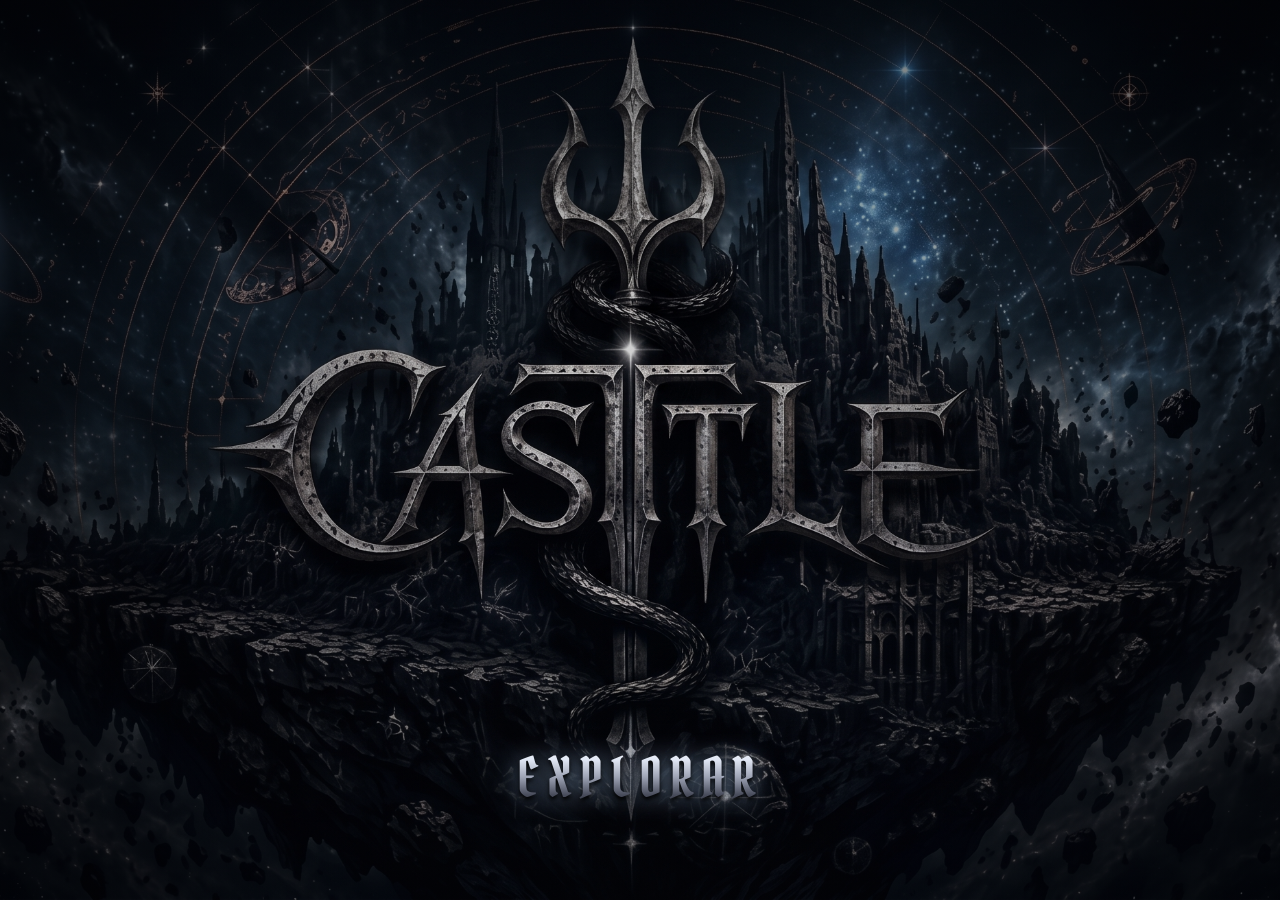
<file: index.html>
<!DOCTYPE html>
<html lang="es">
<head>
    <meta charset="UTF-8">
    <meta name="viewport" content="width=device-width, initial-scale=1.0, maximum-scale=5.0">
    <title>CASTTLE</title>
    
    <link rel="preconnect" href="https://fonts.googleapis.com">
    <link rel="preconnect" href="https://fonts.gstatic.com" crossorigin>
    <link href="https://fonts.googleapis.com/css2?family=Pirata+One&display=swap" rel="stylesheet">
    
    <link rel="stylesheet" href="Style/Style.css?v=3">
</head>
<body class="index-body">

    <!-- PORTADA / HERO BANNER -->
    <main class="hero-landing">
        <div class="landing-overlay"></div>

        <div class="landing-content">
            <div class="hero-spacer"></div>

            <!-- Botón minimalista de letras grabadas -->
            <div class="cta-wrapper">
                <a href="about.html" class="portal-gate-link">
                    <span class="gate-portal-light"></span>
                    <span class="gate-text casttle-engraved-text">EXPLORAR</span>
                </a>
            </div>
        </div>
    </main>

</body>
</html>
</file>
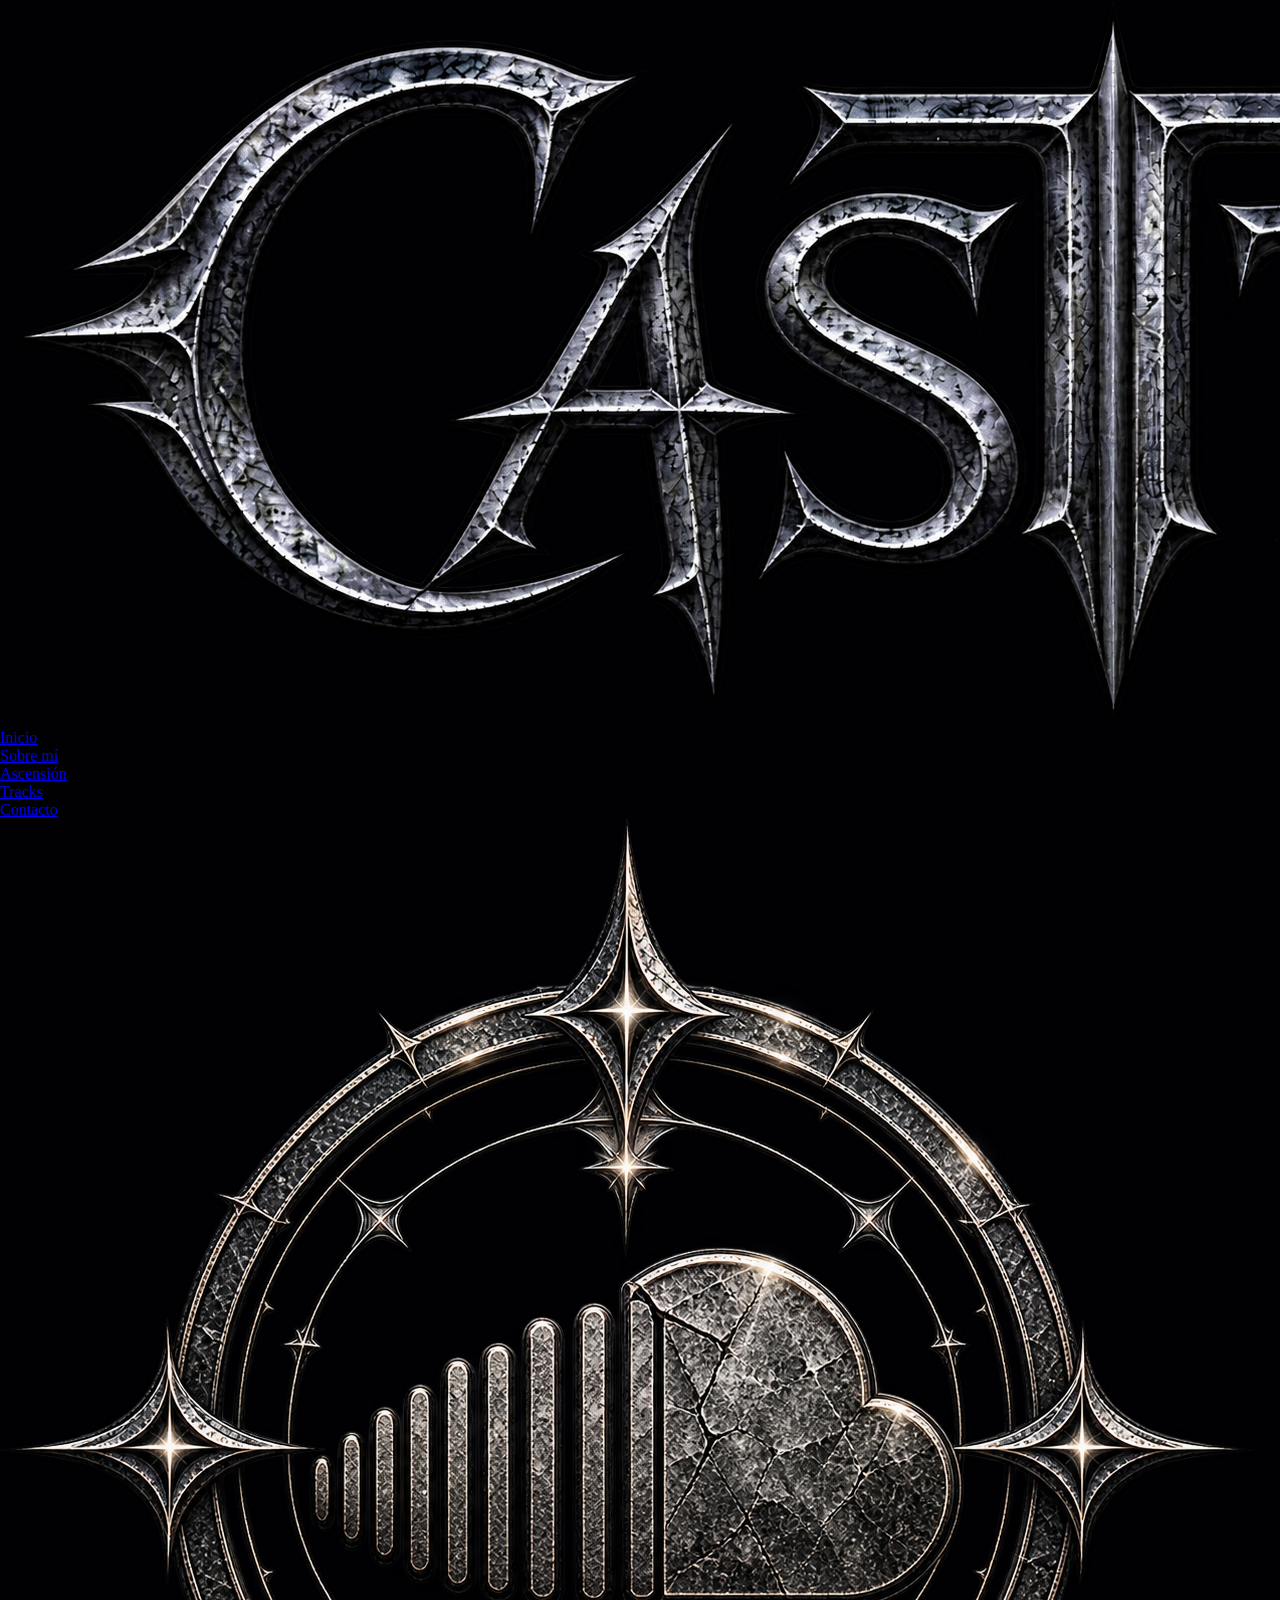
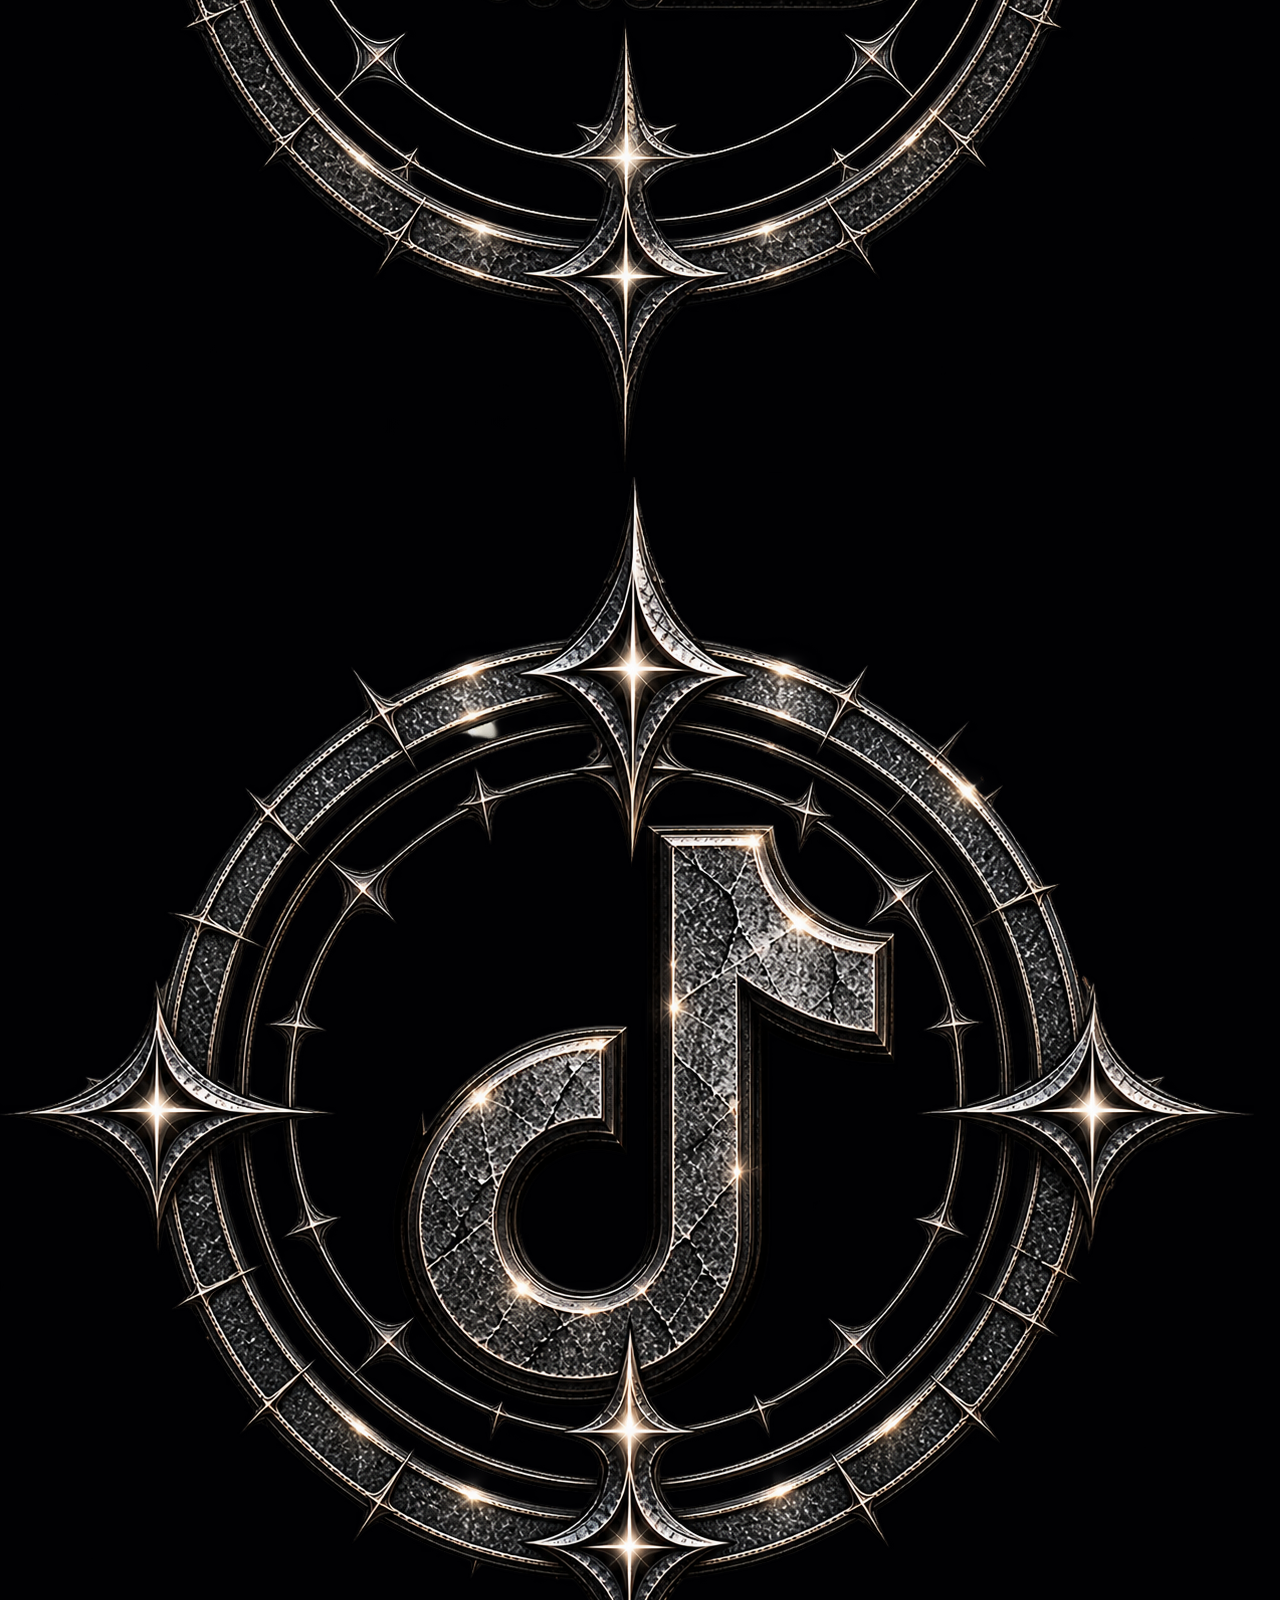
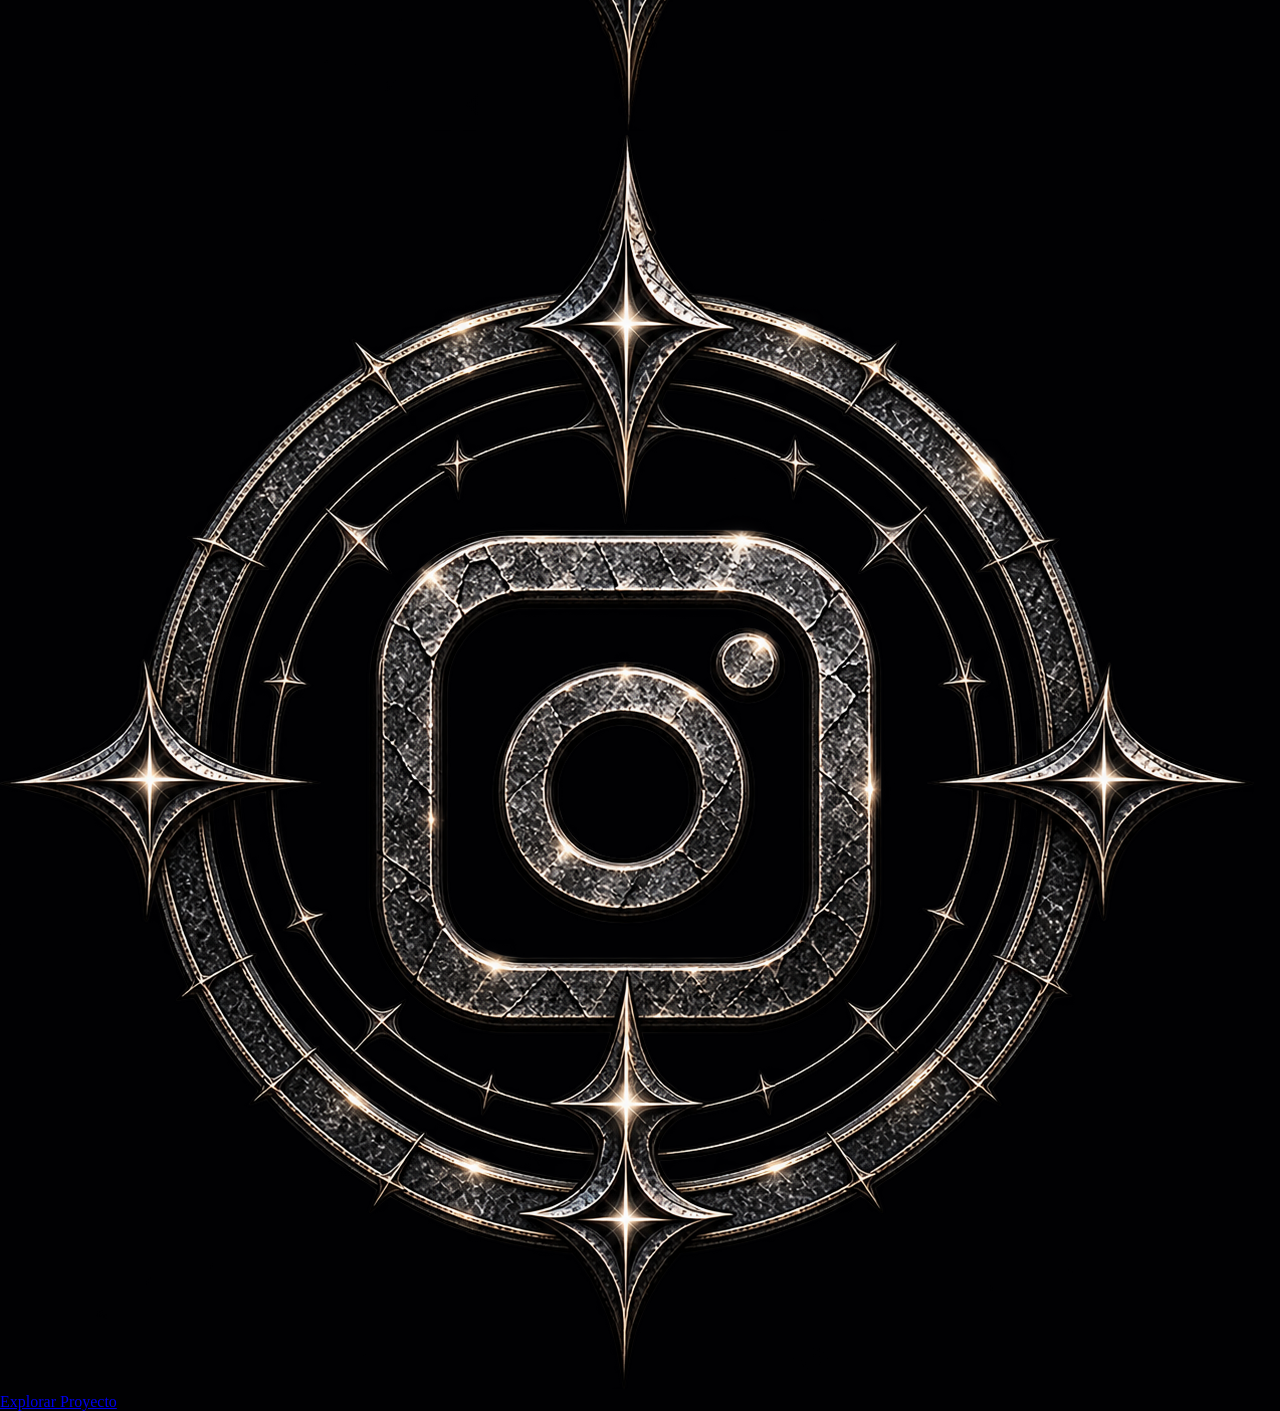
<file: Index.html>
<!DOCTYPE html>
<html lang="es">
<head>
    <meta charset="UTF-8">
    <meta name="viewport" content="width=device-width, initial-scale=1.0">
    <title>CASTTLE</title>
    
    <!-- Fuentes de Google -->
    <link href="https://fonts.googleapis.com/css2?family=Cinzel:wght@400;700;900&family=Montserrat:wght@300;400;600&display=swap" rel="stylesheet">
    
    <!-- Nuestro estilo propio -->
    <link rel="stylesheet" href="Style/Style.css">
</head>
<body>

    <!-- =========================================
         REPRODUCTOR DE SOUNDCLOUD OCULTO
         ⚠️ REEMPLAZA EL 'src' CON EL ENLACE DE TU TRACK
         ========================================= -->
    <iframe id="sc-widget" 
            width="100%" 
            height="1" 
            scrolling="no" 
            frameborder="no" 
            allow="autoplay"
            style="position:fixed; top:-10px; left:-10px; opacity:0; pointer-events:none;"
            src="https://w.soundcloud.com/player/?url=https%3A//api.soundcloud.com/tracks/TU_TRACK_ID&color=%23c0c0c0&auto_play=true&hide_related=true&show_comments=false&show_user=false&show_reposts=false&show_teaser=false&visual=false">
    </iframe>

    <!-- BARRA DE NAVEGACIÓN -->
    <nav>
        <div class="logo">
            <a href="index.html">
                <img src="Style/CASTTLE_LETRA.png" alt="CASTTLE Logo" class="logo-img">
            </a>
        </div>
        
        <ul class="nav-links">
            <li><a href="index.html" class="active">Inicio</a></li>
            <li><a href="about.html">Sobre mí</a></li>
            <li><a href="ascension.html">Ascensión</a></li>
            <li><a href="tracks.html">Tracks</a></li>
            <li><a href="contacto.html">Contacto</a></li>
        </ul>

        <!-- REDES SOCIALES (Sin Spotify) -->
        <div class="social-icons">
            <a href="https://soundcloud.com/casttlewhite?utm_source=clipboard&utm_medium=text&utm_campaign=social_sharing" target="_blank" title="SoundCloud">
                <img src="Style/Sonundcloud.png" alt="SoundCloud" class="social-icon-img">
            </a>
            <a href="https://www.tiktok.com/@casttlewhite3?_r=1&_t=ZS-99qpWx24Fe8" target="_blank" title="TikTok">
                <img src="Style/TikTok.png" alt="TikTok" class="social-icon-img">
            </a>
            <a href="https://www.instagram.com/casttle__live?stkn=MXFjZXphcXB3bXNvZg==" target="_blank" title="Instagram">
                <img src="Style/Instagram.png" alt="Instagram" class="social-icon-img">
            </a>
        </div>
    </nav>

    <!-- BANNER PRINCIPAL (HERO) -->
    <header class="hero">
        <a href="Ascension.html" class="btn-industrial">Explorar Proyecto</a>
    </header>

    <!-- =========================================
         SCRIPT DE SOUNDCLOUD
         ========================================= -->
    <script src="https://w.soundcloud.com/player/api.js"></script>
    <script>
        // Esperamos a que cargue el Widget API
        window.addEventListener('load', function() {
            var iframe = document.getElementById('sc-widget');
            var widget = SC.Widget(iframe);
            var isPlaying = false;

            // Función para reproducir el audio
            function playAudio() {
                if (!isPlaying) {
                    widget.setVolume(30); // Volumen al 30%
                    widget.play();
                    isPlaying = true;
                }
            }

            // Intenta reproducir al cargar la página
            widget.bind(SC.Widget.Events.READY, function() {
                widget.setVolume(30);
                widget.play();
            });

            // Fallback: si el navegador bloquea el autoplay, 
            // se reproduce al primer clic del usuario en cualquier parte de la página
            document.body.addEventListener('click', playAudio, { once: true });
        });
    </script>
</body>
</html>
</file>
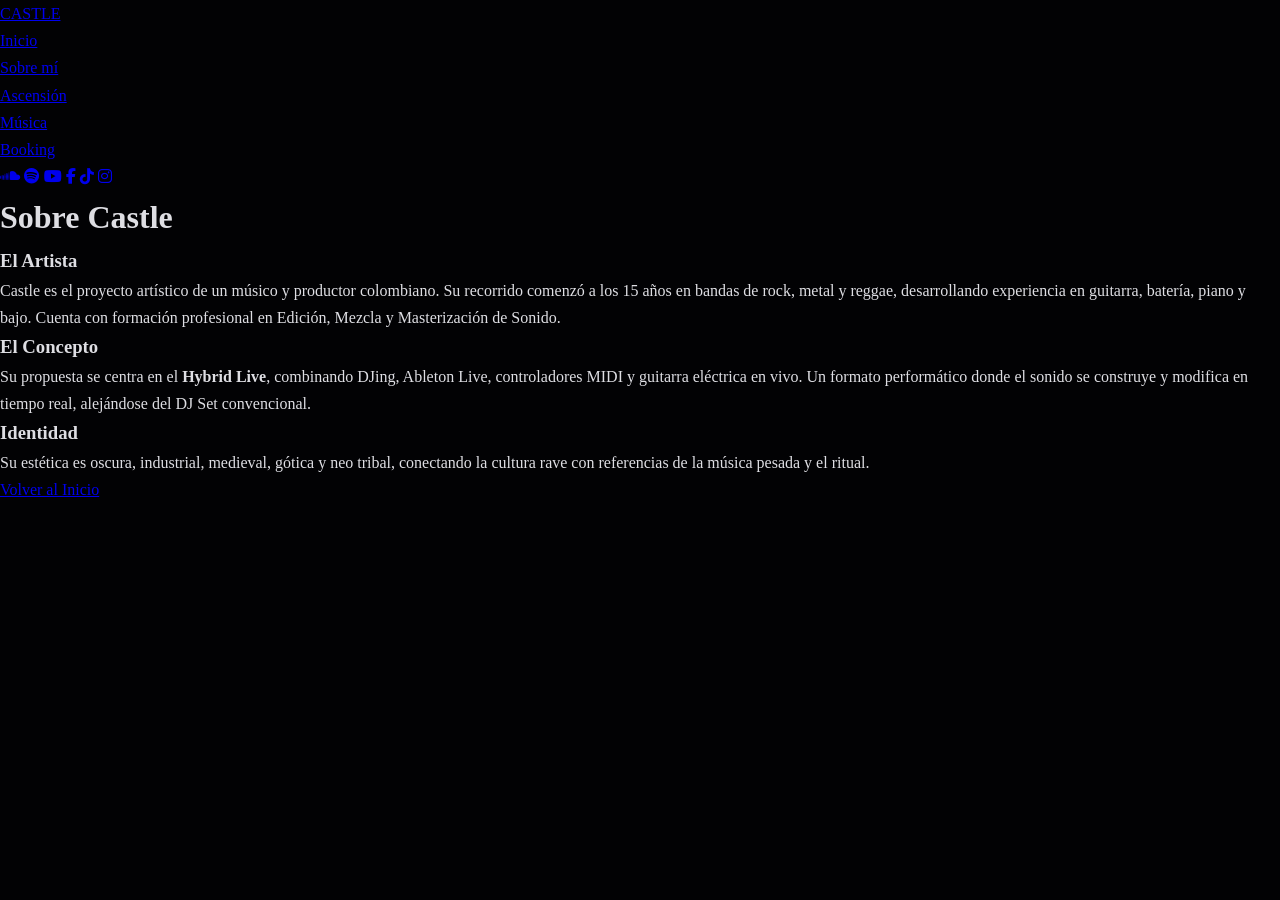
<file: About.html>
<!DOCTYPE html>
<html lang="es">
<head>
    <meta charset="UTF-8">
    <meta name="viewport" content="width=device-width, initial-scale=1.0">
    <title>Sobre mí | CASTLE</title>
    <link href="https://fonts.googleapis.com/css2?family=Cinzel:wght@400;700;900&family=Montserrat:wght@300;400;600&display=swap" rel="stylesheet">
    <link rel="stylesheet" href="https://cdnjs.cloudflare.com/ajax/libs/font-awesome/6.4.0/css/all.min.css">
    <!-- Enlace al CSS exclusivo de esta página -->
    <link rel="stylesheet" href="Style/about-style.css">
</head>
<body>

    <!-- BARRA DE NAVEGACIÓN (La misma que en index) -->
    <nav>
        <div class="logo"><a href="index.html">CASTLE</a></div>
        <ul class="nav-links">
            <li><a href="index.html">Inicio</a></li>
            <li><a href="about.html">Sobre mí</a></li>
            <li><a href="index.html#ascension">Ascensión</a></li>
            <li><a href="index.html#musica">Música</a></li>
            <li><a href="index.html#booking">Booking</a></li>
        </ul>
        <div class="social-icons">
            <a href="#" target="_blank"><i class="fab fa-soundcloud"></i></a>
            <a href="#" target="_blank"><i class="fab fa-spotify"></i></a>
            <a href="#" target="_blank"><i class="fab fa-youtube"></i></a>
            <a href="#" target="_blank"><i class="fab fa-facebook-f"></i></a>
            <a href="#" target="_blank"><i class="fab fa-tiktok"></i></a>
            <a href="#" target="_blank"><i class="fab fa-instagram"></i></a>
        </div>
    </nav>

    <!-- SECCIÓN BIOGRAFÍA -->
    <main class="about-container">
        <div class="about-text">
            <h1>Sobre Castle</h1>
            <h3>El Artista</h3>
            <p>Castle es el proyecto artístico de un músico y productor colombiano. Su recorrido comenzó a los 15 años en bandas de rock, metal y reggae, desarrollando experiencia en guitarra, batería, piano y bajo. Cuenta con formación profesional en Edición, Mezcla y Masterización de Sonido.</p>
            
            <h3>El Concepto</h3>
            <p>Su propuesta se centra en el <strong>Hybrid Live</strong>, combinando DJing, Ableton Live, controladores MIDI y guitarra eléctrica en vivo. Un formato performático donde el sonido se construye y modifica en tiempo real, alejándose del DJ Set convencional.</p>
            
            <h3>Identidad</h3>
            <p>Su estética es oscura, industrial, medieval, gótica y neo tribal, conectando la cultura rave con referencias de la música pesada y el ritual.</p>

            <a href="index.html" class="btn-industrial">Volver al Inicio</a>
        </div>
        
        <div class="about-image">
            <!-- Aquí va tu foto. Configurada en el CSS -->
        </div>
    </main>

</body>
</html>
</file>
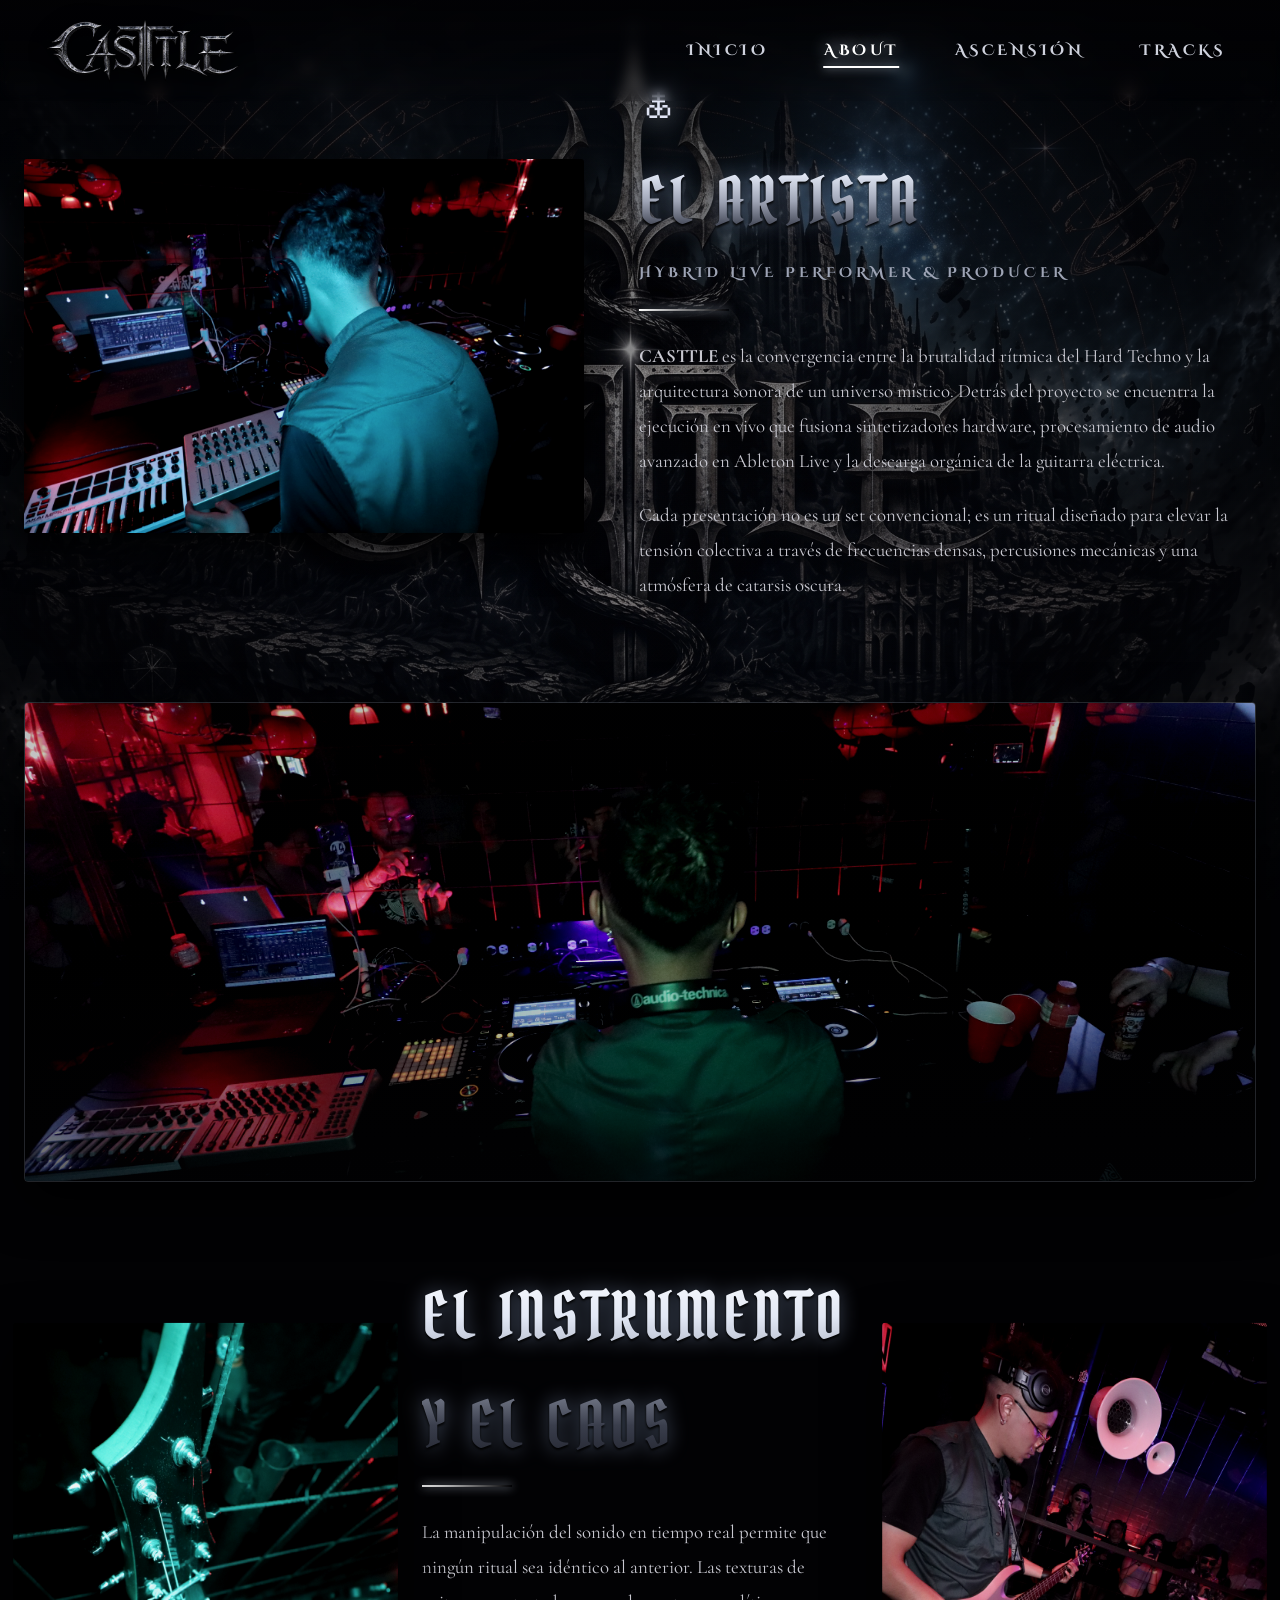
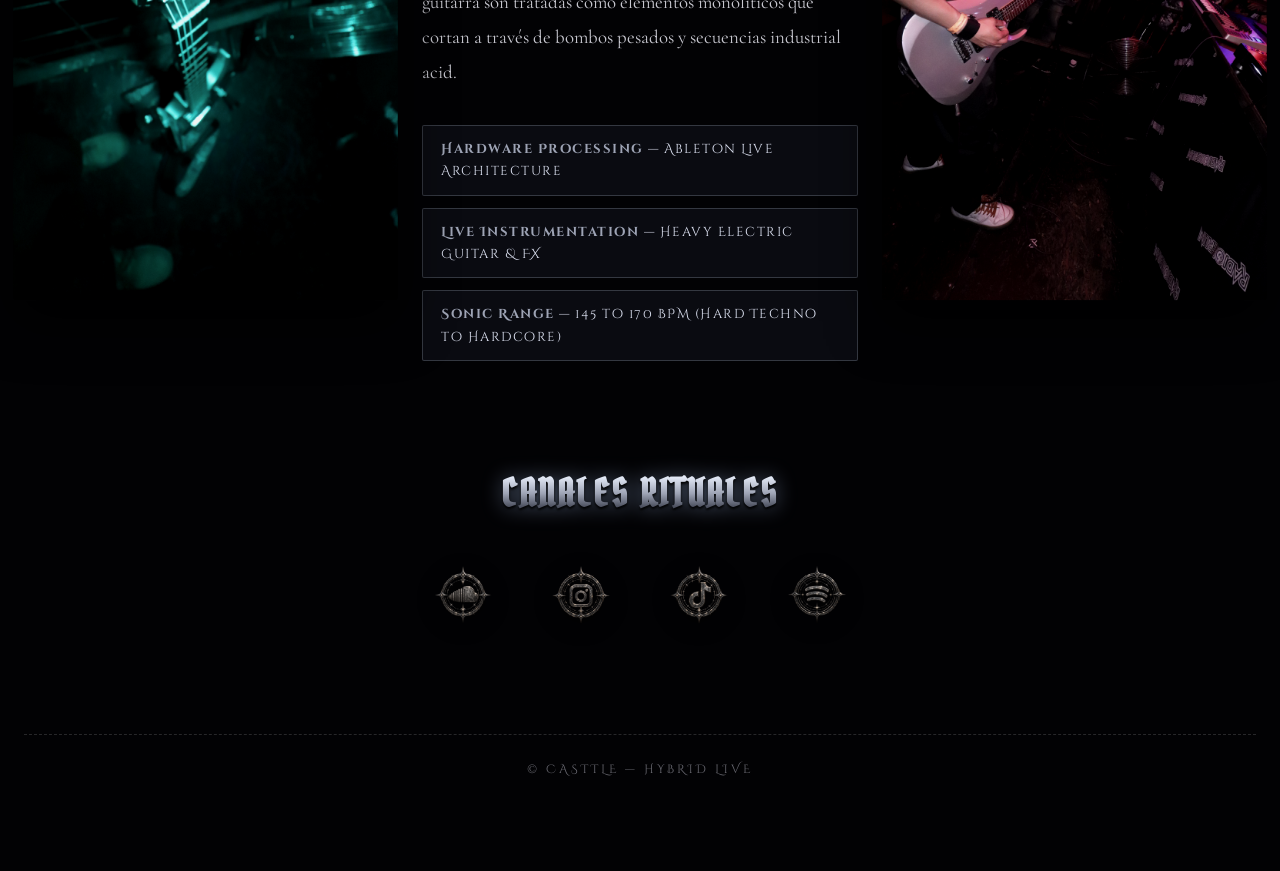
<file: about.html>
<!DOCTYPE html>
<html lang="es">
<head>
    <meta charset="UTF-8">
    <meta name="viewport" content="width=device-width, initial-scale=1.0, maximum-scale=5.0">
    <title>CASTTLE | About</title>
    
    <link rel="preconnect" href="https://fonts.googleapis.com">
    <link rel="preconnect" href="https://fonts.gstatic.com" crossorigin>
    <link href="https://fonts.googleapis.com/css2?family=Cinzel+Decorative:wght@700;900&family=Cormorant+Garamond:wght@400;600&family=Pirata+One&display=swap" rel="stylesheet">
    
    <link rel="stylesheet" href="Style/about-style.css">
</head>
<body class="about-page">

    <div class="background-overlay"></div>
    <div class="nav-top-sensor" id="navSensor"></div>

    <!-- BARRA DE NAVEGACIÓN FLOTANTE -->
    <header class="navbar" id="mainNavbar">
        <div class="nav-container">
            <a href="index.html" class="nav-brand" title="CASTTLE">
                <img src="Style/CASTTLE_LETRA.png" alt="CASTTLE" class="nav-logo">
            </a>

            <button class="nav-toggle" id="navToggle" aria-label="Abrir menú">
                <span></span>
                <span></span>
                <span></span>
            </button>

            <nav class="nav-menu" id="navMenu">
                <ul class="nav-list">
                    <li><a href="index.html" class="nav-link">Inicio</a></li>
                    <li><a href="about.html" class="nav-link active">About</a></li>
                    <li><a href="ascension.html" class="nav-link">Ascensión</a></li>
                    <li><a href="tracks.html" class="nav-link">Tracks</a></li>
                </ul>
            </nav>
        </div>
    </header>

    <!-- CONTENIDO PRINCIPAL -->
    <main class="main-content">
        <div class="about-wrapper">
            
            <!-- BLOQUE 1: EL ARTISTA & MANIFIESTO -->
            <section class="about-grid-section">
                <div class="about-image-col">
                    <div class="clean-image-container">
                        <img src="Style/Casttle-artist.JPG" alt="Casttle Live Performer" class="artist-clean-img">
                    </div>
                </div>

                <div class="about-text-col">
                    <span class="ritual-symbol">🜏</span>
                    <h1 class="about-title casttle-engraved-text">EL ARTISTA</h1>
                    <h2 class="about-subtitle">HYBRID LIVE PERFORMER & PRODUCER</h2>
                    <div class="gothic-divider-left"></div>
                    <p class="about-desc">
                        <strong>CASTTLE</strong> es la convergencia entre la brutalidad rítmica del Hard Techno y la arquitectura sonora de un universo místico. Detrás del proyecto se encuentra la ejecución en vivo que fusiona sintetizadores hardware, procesamiento de audio avanzado en Ableton Live y la descarga orgánica de la guitarra eléctrica.
                    </p>
                    <p class="about-desc">
                        Cada presentación no es un set convencional; es un ritual diseñado para elevar la tensión colectiva a través de frecuencias densas, percusiones mecánicas y una atmósfera de catarsis oscura.
                    </p>
                </div>
            </section>

            <!-- FOTO ANCHA / BANNER DIVISORIO -->
            <section class="full-width-banner-section">
                <div class="full-width-banner">
                    <img src="Style/IMG_8966.JPG" alt="Casttle Live Atmosphere" class="banner-wide-img">
                    <div class="banner-fade-overlay"></div>
                </div>
            </section>

            <!-- BLOQUE 2: EL INSTRUMENTO Y EL CAOS (3 COLUMNAS) -->
            <section class="instrument-chaos-section">
                <div class="chaos-img-col">
                    <div class="clean-image-container prominent-img">
                        <img src="Style/Casttle-studio.JPG" alt="Casttle Studio Ritual" class="artist-clean-img">
                    </div>
                </div>

                <div class="chaos-text-col">
                    <h2 class="about-section-title casttle-engraved-text">EL INSTRUMENTO Y EL CAOS</h2>
                    <div class="gothic-divider-left"></div>
                    <p class="about-desc">
                        La manipulación del sonido en tiempo real permite que ningún ritual sea idéntico al anterior. Las texturas de guitarra son tratadas como elementos monolíticos que cortan a través de bombos pesados y secuencias industrial acid.
                    </p>
                    
                    <ul class="about-specs-list">
                        <li><span>Hardware Processing</span> — Ableton Live Architecture</li>
                        <li><span>Live Instrumentation</span> — Heavy Electric Guitar & FX</li>
                        <li><span>Sonic Range</span> — 145 to 170 BPM (Hard Techno to Hardcore)</li>
                    </ul>
                </div>

                <div class="chaos-img-col">
                    <div class="clean-image-container prominent-img">
                        <img src="Style/Casttle-live.JPG" alt="Casttle Live Performance" class="artist-clean-img">
                    </div>
                </div>
            </section>

            <!-- SECCIÓN DE REDES SOCIALES -->
            <section class="accolades-section" id="redes">
                <h3 class="accolades-title casttle-engraved-text">CANALES RITUALES</h3>
                <div class="gothic-divider small"></div>
                <div class="accolades-grid">
                    
                    <a href="https://on.soundcloud.com/u6CzOFonzNvWdFdaib" target="_blank" rel="noopener noreferrer" class="social-icon-link" title="SoundCloud">
                        <img src="Style/Sonundcloud.png" alt="SoundCloud" class="raw-icon">
                    </a>

                    <a href="https://www.instagram.com/casttle__live?stkn=MXFjZXphcXB3bXNvZg==" target="_blank" rel="noopener noreferrer" class="social-icon-link" title="Instagram">
                        <img src="Style/Instagram.png" alt="Instagram" class="raw-icon">
                    </a>

                    <a href="https://www.tiktok.com/@casttlewhite3?_r=1&_t=ZS-99qpWx24Fe8" target="_blank" rel="noopener noreferrer" class="social-icon-link" title="TikTok">
                        <img src="Style/TikTok.png" alt="TikTok" class="raw-icon">
                    </a>

                    <a href="https://open.spotify.com" target="_blank" rel="noopener noreferrer" class="social-icon-link" title="Spotify">
                        <img src="Style/Spotify.png" alt="Spotify" class="raw-icon">
                    </a>

                </div>
            </section>

            <!-- FOOTER -->
            <footer class="social-altar">
                <p class="altar-copy">© CASTTLE — HYBRID LIVE</p>
            </footer>

        </div>
    </main>

    <script>
        const navbar = document.getElementById('mainNavbar');
        const navSensor = document.getElementById('navSensor');
        const navToggle = document.getElementById('navToggle');
        const navMenu = document.getElementById('navMenu');

        function showNav() { navbar.classList.add('nav-active-view'); }
        function hideNav() { 
            if (window.scrollY > 25 && !navMenu.classList.contains('nav-active')) {
                navbar.classList.remove('nav-active-view'); 
            }
        }

        navSensor.addEventListener('mouseenter', showNav);
        navbar.addEventListener('mouseenter', showNav);
        navbar.addEventListener('mouseleave', hideNav);

        window.addEventListener('scroll', () => {
            if (window.scrollY <= 25) {
                showNav();
            } else {
                hideNav();
            }
        });

        navToggle.addEventListener('click', () => {
            navMenu.classList.toggle('nav-active');
            navToggle.classList.toggle('open');
            showNav();
        });
    </script>
</body>
</html>
</file>
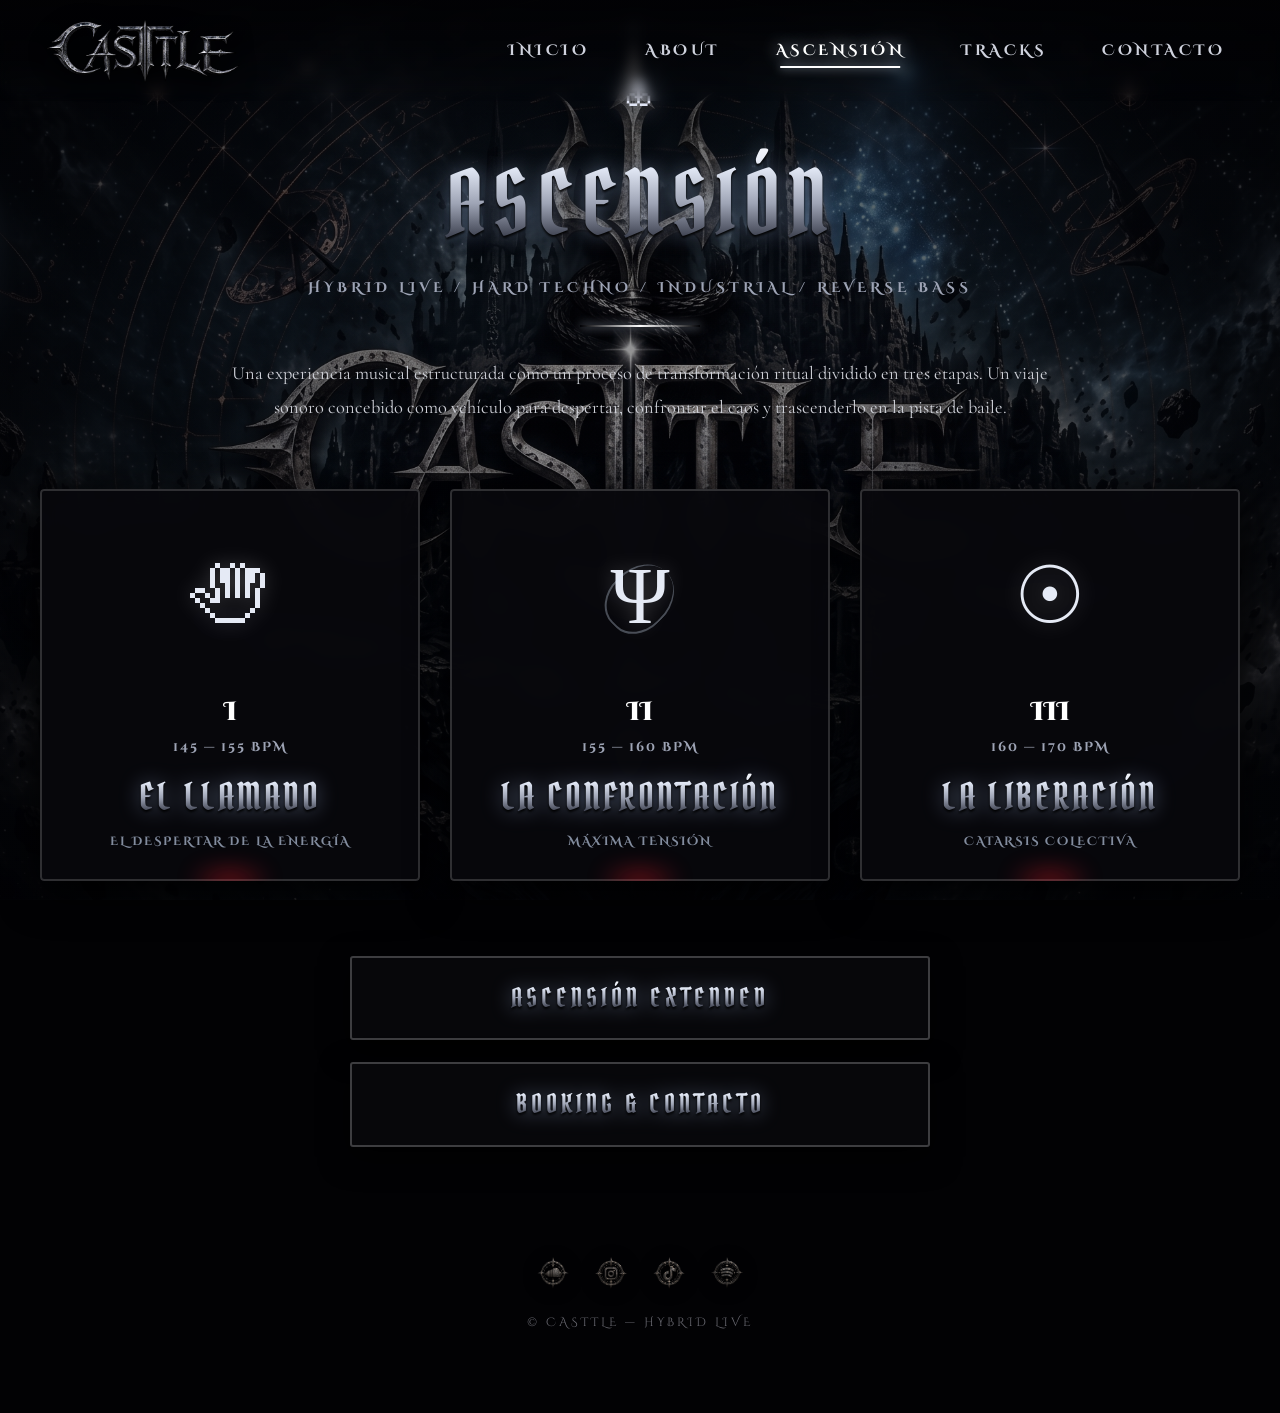
<file: ascension.html>
<!DOCTYPE html>
<html lang="es">
<head>
    <meta charset="UTF-8">
    <meta name="viewport" content="width=device-width, initial-scale=1.0, maximum-scale=5.0">
    <title>CASTTLE | Ascensión</title>
    
    <link rel="preconnect" href="https://fonts.googleapis.com">
    <link rel="preconnect" href="https://fonts.gstatic.com" crossorigin>
    <link href="https://fonts.googleapis.com/css2?family=Cinzel+Decorative:wght@700;900&family=Cormorant+Garamond:wght@400;600&family=Pirata+One&display=swap" rel="stylesheet">
    
    <link rel="stylesheet" href="Style/Ascension.css?v=3">
</head>
<body class="ascension-page">

    <div class="background-overlay"></div>

    <!-- SENSOR PC -->
    <div class="nav-top-sensor" id="navSensor"></div>

    <!-- BARRA FANTASMA FLOTANTE -->
    <header class="navbar" id="mainNavbar">
        <div class="nav-container">
            <a href="index.html" class="nav-brand" title="CASTTLE">
                <img src="Style/CASTTLE_LETRA.png" alt="CASTTLE" class="nav-logo">
            </a>

            <button class="nav-toggle" id="navToggle" aria-label="Abrir menú">
                <span></span>
                <span></span>
                <span></span>
            </button>

            <nav class="nav-menu" id="navMenu">
                <ul class="nav-list">
                    <li><a href="index.html" class="nav-link">Inicio</a></li>
                    <li><a href="about.html" class="nav-link">About</a></li>
                    <li><a href="ascension.html" class="nav-link active">Ascensión</a></li>
                    <li><a href="tracks.html" class="nav-link">Tracks</a></li>
                    <li><a href="#contacto" class="nav-link">Contacto</a></li>
                </ul>
            </nav>
        </div>
    </header>

    <!-- CONTENIDO MONUMENTAL -->
    <main class="main-content">
        <div class="ascension-wrapper">
            
            <!-- ENCABEZADO CATEDRAL -->
            <header class="cathedral-hero">
                <span class="ritual-symbol">🜏</span>
                <h1 class="cathedral-title casttle-engraved-text">ASCENSIÓN</h1>
                <p class="cathedral-tagline">HYBRID LIVE / HARD TECHNO / INDUSTRIAL / REVERSE BASS</p>
                <div class="gothic-divider"></div>
                <p class="cathedral-manifesto">
                    Una experiencia musical estructurada como un proceso de transformación ritual dividido en tres etapas. Un viaje sonoro concebido como vehículo para despertar, confrontar el caos y trascenderlo en la pista de baile.
                </p>
            </header>

            <!-- LOS TRES ACTOS (3 Columnas en PC, Adaptado en Móvil como la maqueta) -->
            <section class="acts-altar" aria-label="Actos de Ascensión">
                
                <!-- ACTO I: EL LLAMADO (LA MANO) -->
                <article class="altar-card" tabindex="0">
                    <div class="card-border-frame">
                        <div class="sigil-container">
                            <div class="ritual-sigil">
                                <span class="sigil-hand">🖑</span>
                            </div>
                        </div>
                        <div class="card-info">
                            <span class="act-numeral">I</span>
                            <span class="act-tempo">145 — 155 BPM</span>
                            <h2 class="act-name casttle-engraved-text">EL LLAMADO</h2>
                            <h3 class="act-stage">EL DESPERTAR DE LA ENERGÍA</h3>
                        </div>
                    </div>

                    <div class="card-expansion">
                        <div class="expansion-inner">
                            <p class="act-description">
                                Construcción hipnótica y progresiva. Grooves densos y atmósferas oscuras que preparan el cuerpo y la mente para elevar la tensión sin precipitar la agresividad máxima.
                            </p>
                            <ul class="act-genres">
                                <li>Hard Techno</li>
                                <li>Hard Groove</li>
                                <li>Industrial</li>
                            </ul>
                        </div>
                    </div>
                    <div class="pedestal-glow"></div>
                </article>

                <!-- ACTO II: LA CONFRONTACIÓN (EL TRIDENTE Y LA SERPIENTE) -->
                <article class="altar-card featured" tabindex="0">
                    <div class="card-border-frame">
                        <div class="sigil-container">
                            <div class="ritual-sigil">
                                <span class="sigil-trident">Ψ</span>
                                <div class="sigil-snake"></div>
                            </div>
                        </div>
                        <div class="card-info">
                            <span class="act-numeral">II</span>
                            <span class="act-tempo">155 — 160 BPM</span>
                            <h2 class="act-name casttle-engraved-text">LA CONFRONTACIÓN</h2>
                            <h3 class="act-stage">MÁXIMA TENSIÓN</h3>
                        </div>
                    </div>

                    <div class="card-expansion">
                        <div class="expansion-inner">
                            <p class="act-description">
                                El punto neurálgico del viaje. El sonido se vuelve físico, mecánico y directo. Percusiones industriales y guitarras en vivo para la respuesta inmediata del horario estelar.
                            </p>
                            <ul class="act-genres">
                                <li>Hard Industrial</li>
                                <li>Schranz</li>
                                <li>Live Climax</li>
                            </ul>
                        </div>
                    </div>
                    <div class="pedestal-glow"></div>
                </article>

                <!-- ACTO III: LA LIBERACIÓN (EL OJO / PORTAL GEOMÉTRICO) -->
                <article class="altar-card" tabindex="0">
                    <div class="card-border-frame">
                        <div class="sigil-container">
                            <div class="ritual-sigil">
                                <span class="sigil-portal">☉</span>
                            </div>
                        </div>
                        <div class="card-info">
                            <span class="act-numeral">III</span>
                            <span class="act-tempo">160 — 170 BPM</span>
                            <h2 class="act-name casttle-engraved-text">LA LIBERACIÓN</h2>
                            <h3 class="act-stage">CATARSIS COLECTIVA</h3>
                        </div>
                    </div>

                    <div class="card-expansion">
                        <div class="expansion-inner">
                            <p class="act-description">
                                La culminación del ritual. La energía acumulada se transforma en una explosión de velocidad implacable, bajos invertidos y catarsis absoluta para el cierre.
                            </p>
                            <ul class="act-genres">
                                <li>Hardcore</li>
                                <li>Reverse Bass</li>
                                <li>Hard Dance</li>
                            </ul>
                        </div>
                    </div>
                    <div class="pedestal-glow"></div>
                </article>

            </section>

            <!-- BOTONES MONOLÍTICO DE ASCENSIÓN EXTENDED Y BOOKING -->
            <section class="monolith-actions">
                <a href="#contacto" class="monolith-btn">
                    <span class="monolith-glow"></span>
                    <span class="monolith-text casttle-engraved-text">ASCENSIÓN EXTENDED</span>
                </a>
                
                <a href="mailto:booking@casttle.com" class="monolith-btn" id="contacto">
                    <span class="monolith-glow"></span>
                    <span class="monolith-text casttle-engraved-text">BOOKING & CONTACTO</span>
                </a>
            </section>

            <!-- FOOTER: REDES SOCIALES LIMPIAS COMO LA REFERENCIA -->
            <footer class="social-altar">
                <div class="social-portal">
                    <!-- SoundCloud -->
                    <a href="https://on.soundcloud.com/u6CzOFonzNvWdFdaib" target="_blank" rel="noopener noreferrer" class="portal-icon-link" title="SoundCloud">
                        <img src="Style/Sonundcloud.png" alt="SoundCloud" class="raw-icon">
                    </a>
                    <!-- Instagram -->
                    <a href="https://www.instagram.com/casttle__live?stkn=MXFjZXphcXB3bXNvZg==" target="_blank" rel="noopener noreferrer" class="portal-icon-link" title="Instagram">
                        <img src="Style/Instagram.png" alt="Instagram" class="raw-icon">
                    </a>
                    <!-- TikTok -->
                    <a href="https://www.tiktok.com/@casttlewhite3?_r=1&_t=ZS-99qpWx24Fe8" target="_blank" rel="noopener noreferrer" class="portal-icon-link" title="TikTok">
                        <img src="Style/TikTok.png" alt="TikTok" class="raw-icon">
                    </a>
                    <!-- Spotify -->
                    <a href="https://open.spotify.com" target="_blank" rel="noopener noreferrer" class="portal-icon-link" title="Spotify">
                        <img src="Style/Spotify.png" alt="Spotify" class="raw-icon">
                    </a>
                </div>
                <p class="altar-copy">© CASTTLE — HYBRID LIVE</p>
            </footer>

        </div>
    </main>

    <!-- SCRIPTS -->
    <script>
        const navbar = document.getElementById('mainNavbar');
        const navSensor = document.getElementById('navSensor');
        const navToggle = document.getElementById('navToggle');
        const navMenu = document.getElementById('navMenu');

        function showNav() { navbar.classList.add('nav-active-view'); }
        function hideNav() { 
            if (window.scrollY > 25 && !navMenu.classList.contains('nav-active')) {
                navbar.classList.remove('nav-active-view'); 
            }
        }

        navSensor.addEventListener('mouseenter', showNav);
        navbar.addEventListener('mouseenter', showNav);
        navbar.addEventListener('mouseleave', hideNav);

        window.addEventListener('scroll', () => {
            if (window.scrollY <= 25) {
                showNav();
            } else {
                hideNav();
            }
        });

        navToggle.addEventListener('click', () => {
            navMenu.classList.toggle('nav-active');
            navToggle.classList.toggle('open');
            showNav();
        });

        const cards = document.querySelectorAll('.altar-card');
        cards.forEach(card => {
            card.addEventListener('click', () => {
                const isOpen = card.classList.contains('expanded');
                cards.forEach(c => c.classList.remove('expanded'));
                if (!isOpen) card.classList.add('expanded');
            });
        });
    </script>

</body>
</html>
</file>
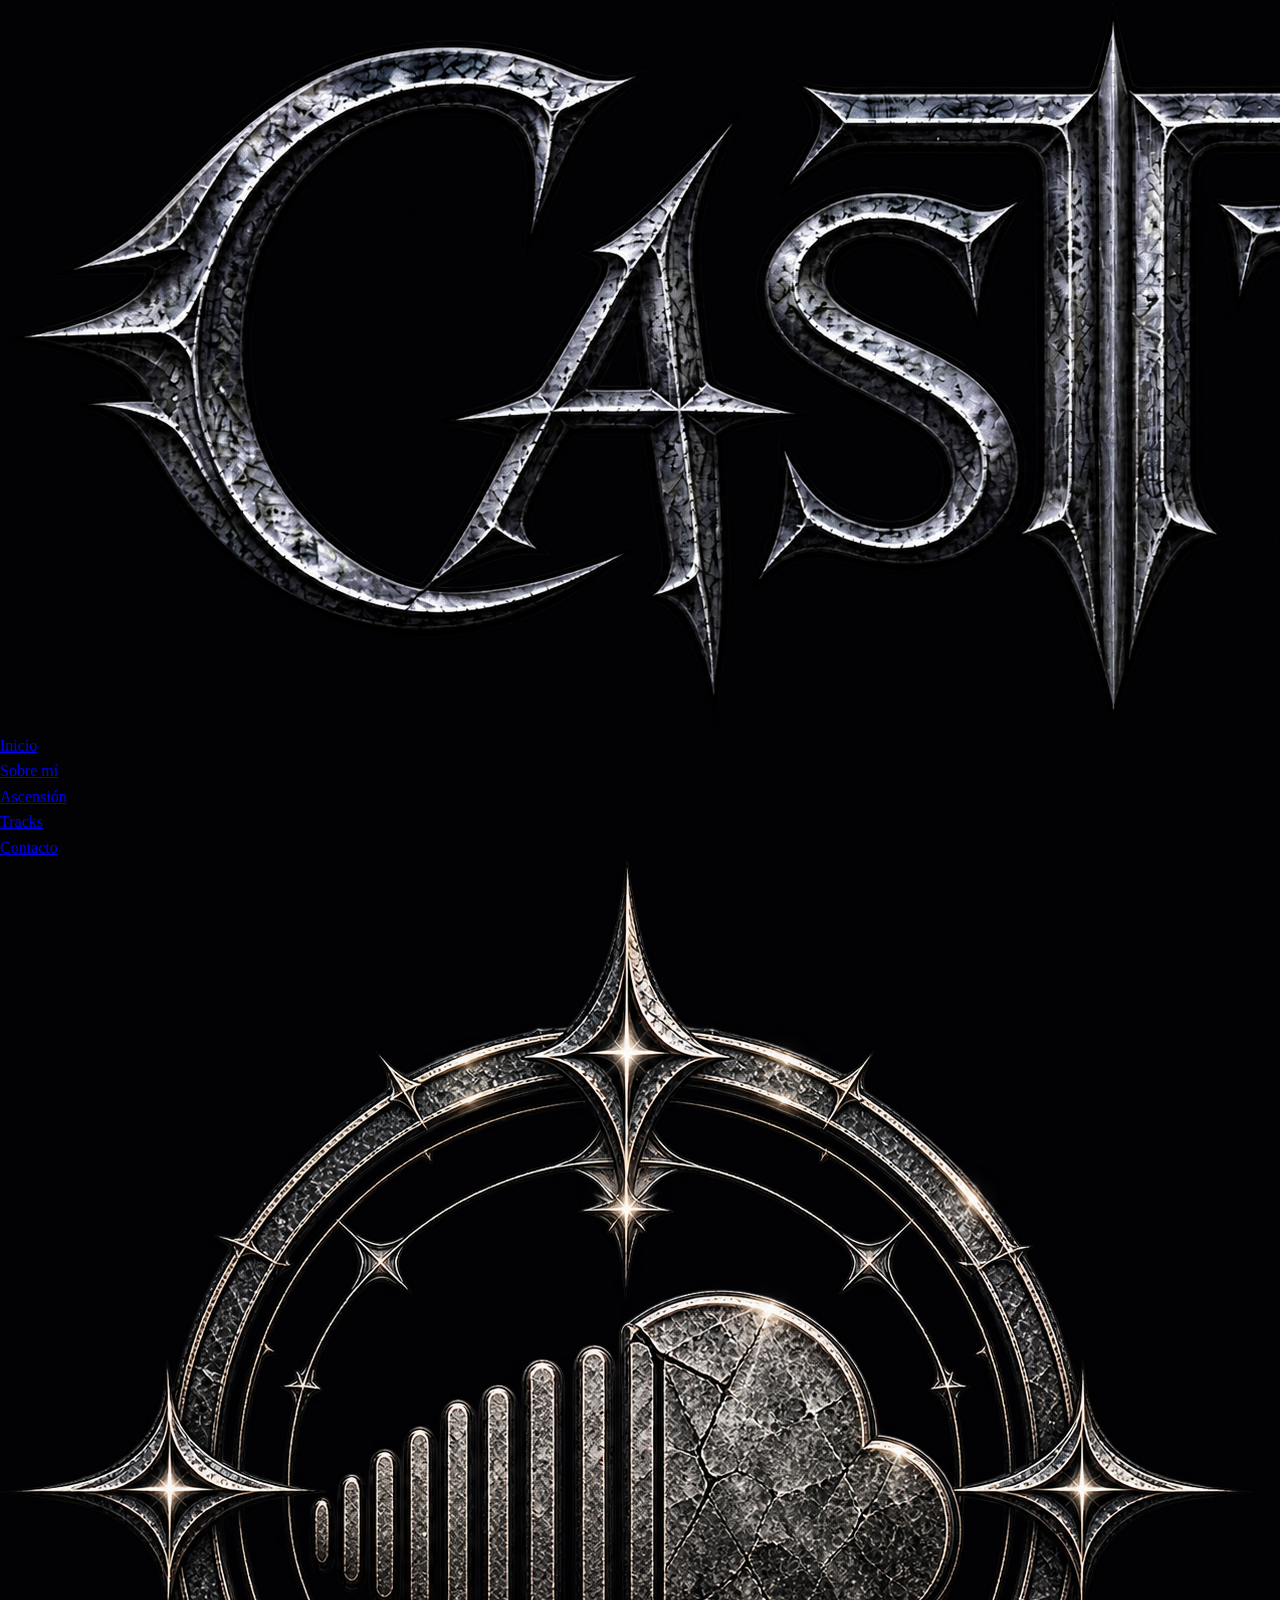
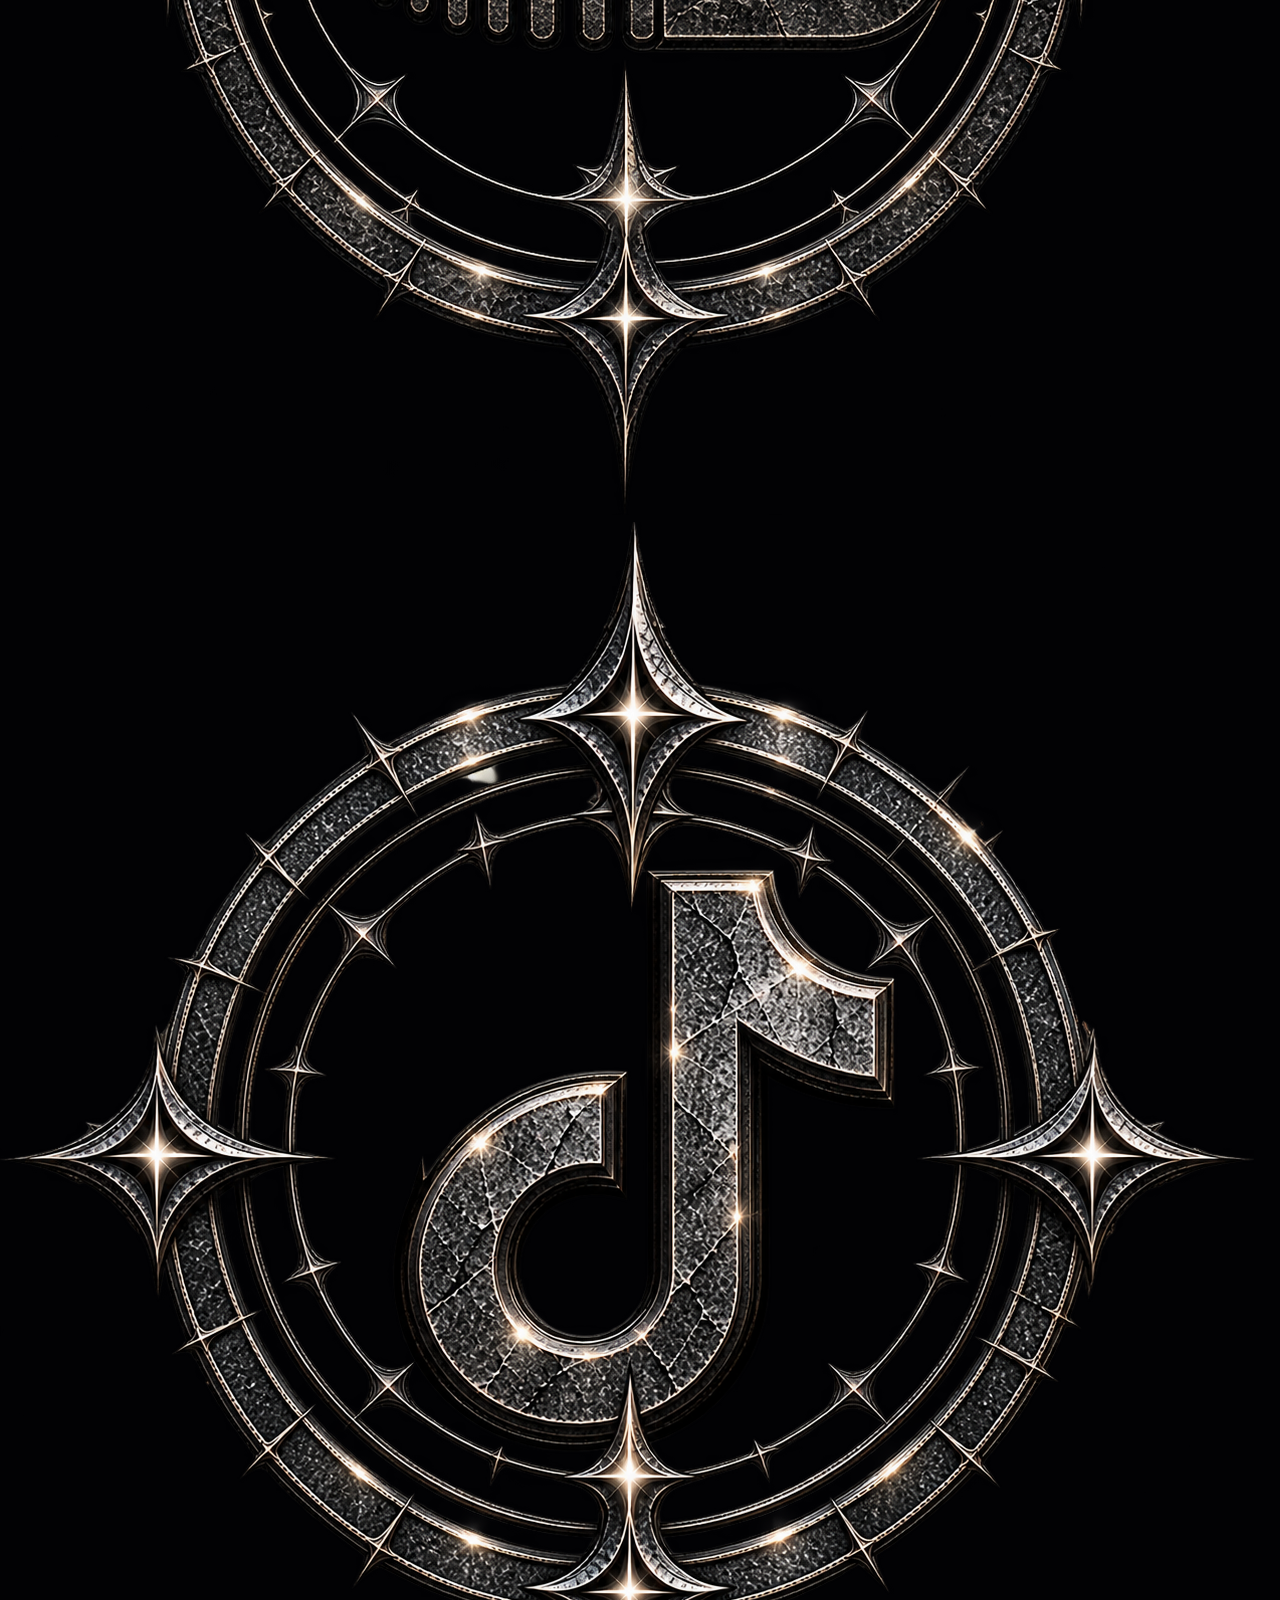
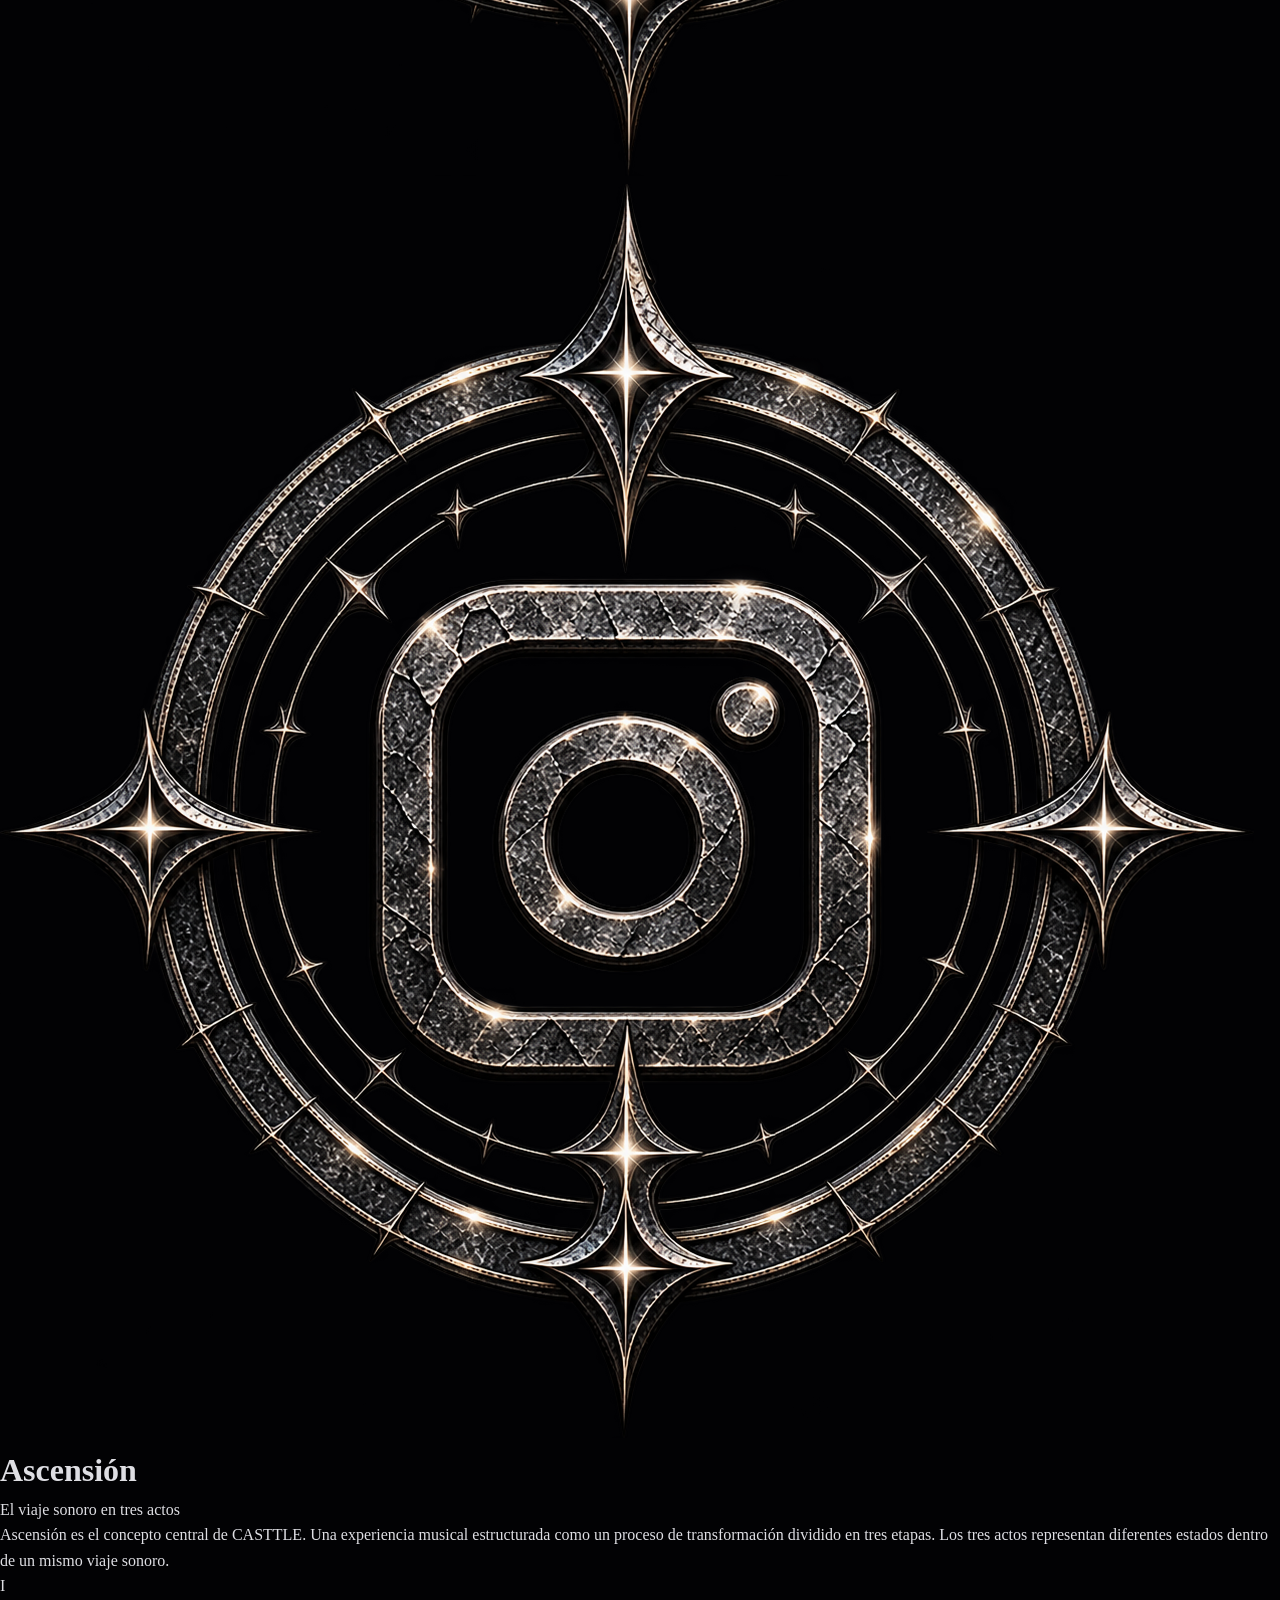
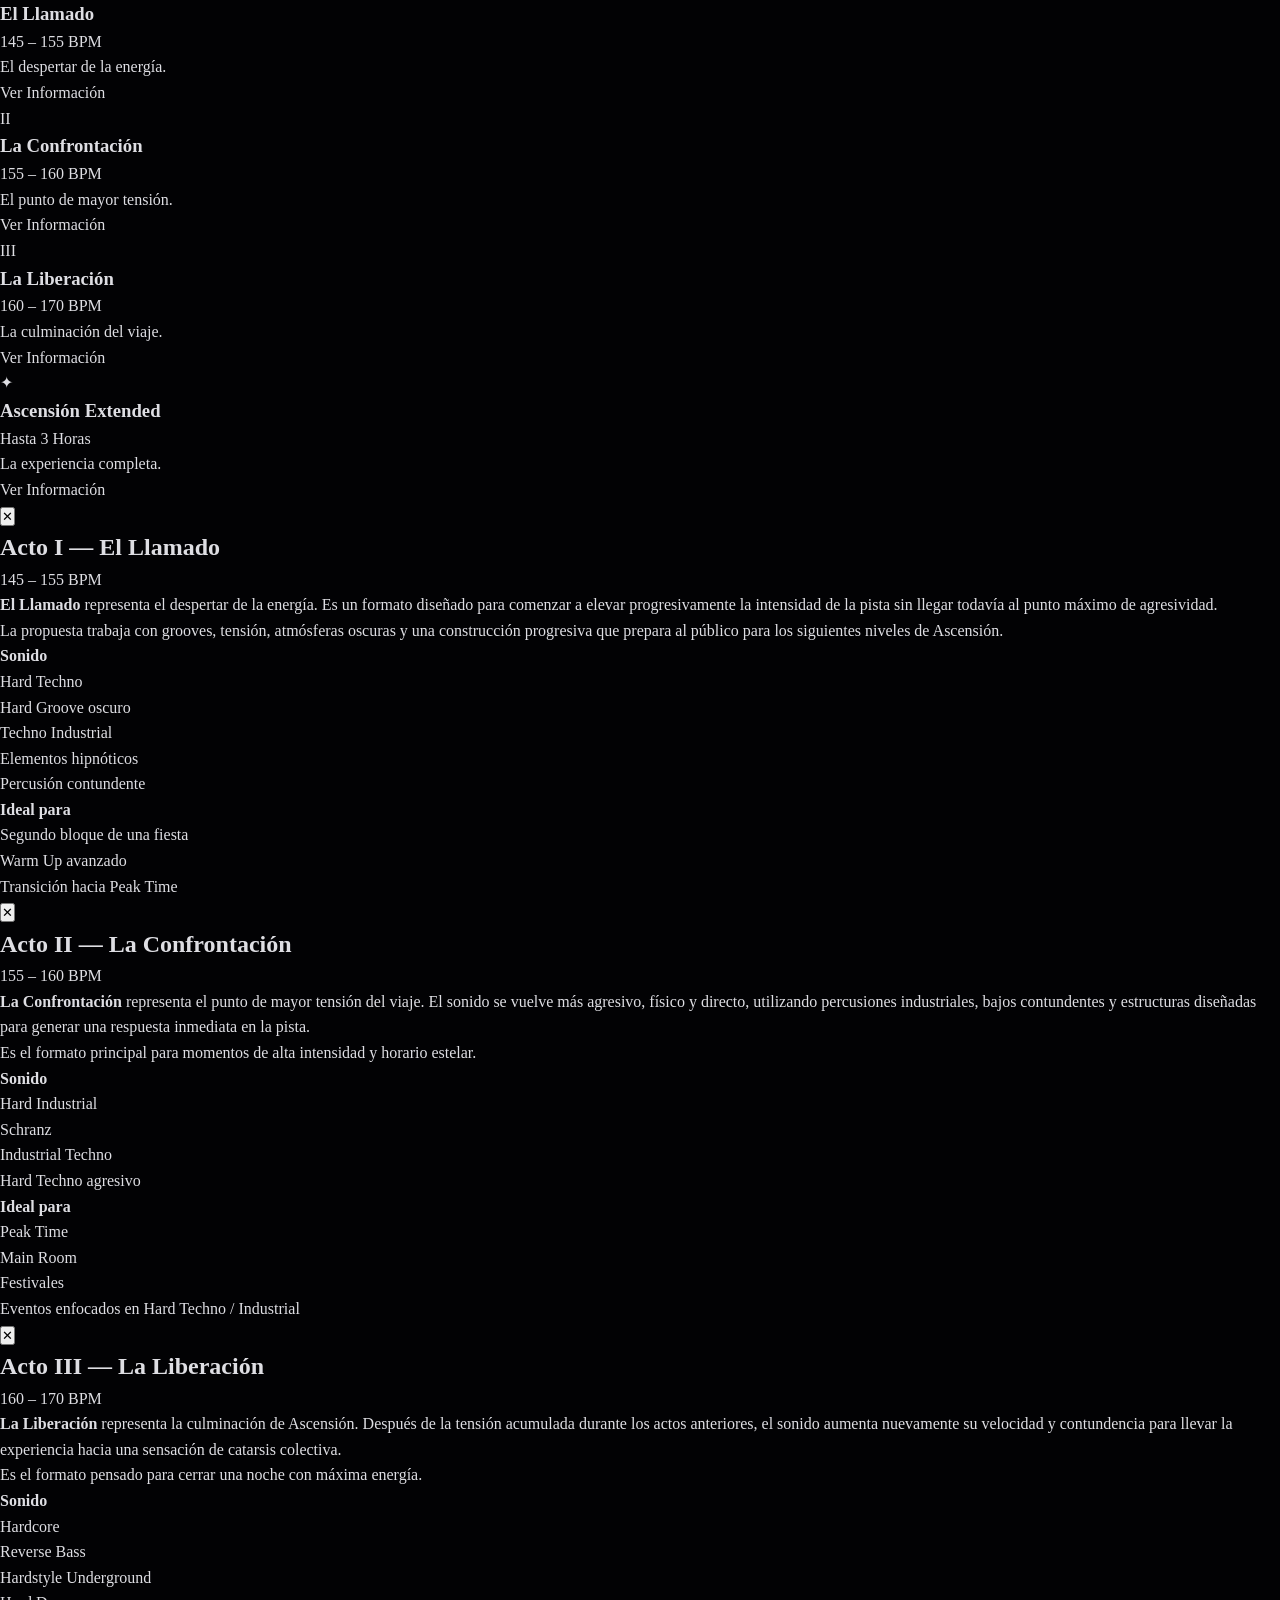
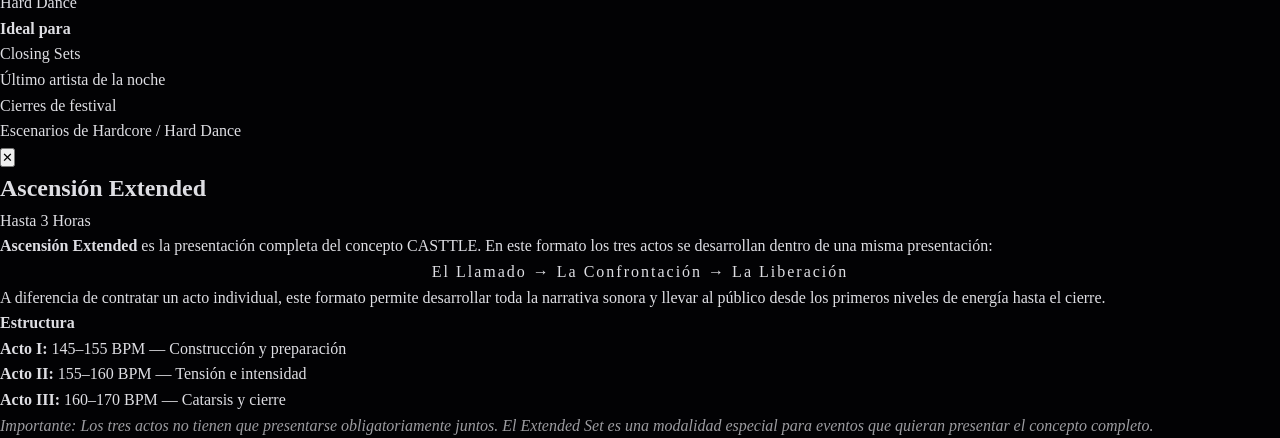
<file: Ascension.html>
<!DOCTYPE html>
<html lang="es">
<head>
    <meta charset="UTF-8">
    <meta name="viewport" content="width=device-width, initial-scale=1.0">
    <title>Ascensión</title>
    
    <!-- Fuentes -->
    <link href="https://fonts.googleapis.com/css2?family=Cinzel:wght@400;700;900&family=Montserrat:wght@300;400;600&display=swap" rel="stylesheet">
    
    <!-- CSS Principal -->
    <link rel="stylesheet" href="Style/Style.css">
    <!-- CSS exclusivo de Ascensión -->
    <link rel="stylesheet" href="Style/Ascension.css">
</head>
<body>

    <!-- =========================================
         REPRODUCTOR DE SOUNDCLOUD OCULTO
         ⚠️ REEMPLAZA 'TU_TRACK_ID' CON TU ID REAL
         ========================================= -->
    <iframe id="sc-widget" 
            width="100%" 
            height="1" 
            scrolling="no" 
            frameborder="no" 
            allow="autoplay"
            style="position:fixed; top:-10px; left:-10px; opacity:0; pointer-events:none;"
            src="https://soundcloud.com/casttlewhite/boicot-1?utm_source=clipboard&utm_medium=text&utm_campaign=social_sharing">
    </iframe>

    <!-- BARRA DE NAVEGACIÓN -->
    <nav>
        <div class="logo">
            <a href="index.html"><img src="Style/CASTTLE_LETRA.png" alt="CASTTLE Logo" class="logo-img"></a>
        </div>
        <ul class="nav-links">
            <li><a href="index.html">Inicio</a></li>
            <li><a href="about.html">Sobre mí</a></li>
            <li><a href="ascension.html" class="active">Ascensión</a></li>
            <li><a href="tracks.html">Tracks</a></li>
            <li><a href="contacto.html">Contacto</a></li>
        </ul>
        <div class="social-icons">
            <a href="https://soundcloud.com/casttlewhite" target="_blank" title="SoundCloud"><img src="Style/Sonundcloud.png" alt="SoundCloud" class="social-icon-img"></a>
            <a href="https://www.tiktok.com/@casttlewhite3" target="_blank" title="TikTok"><img src="Style/TikTok.png" alt="TikTok" class="social-icon-img"></a>
            <a href="https://www.instagram.com/casttle__live" target="_blank" title="Instagram"><img src="Style/Instagram.png" alt="Instagram" class="social-icon-img"></a>
        </div>
    </nav>

    <!-- =========================================
         HERO ASCENSIÓN
         ========================================= -->
    <header class="ascension-hero">
        <h1>Ascensión</h1>
        <p class="ascension-subtitle">El viaje sonoro en tres actos</p>
        <p class="ascension-description">
            Ascensión es el concepto central de CASTTLE. Una experiencia musical estructurada como un proceso de transformación dividido en tres etapas. 
            Los tres actos representan diferentes estados dentro de un mismo viaje sonoro.
        </p>
    </header>

    <!-- =========================================
         GRID DE ACTOS
         ========================================= -->
    <section class="acts-section">
        <div class="acts-grid">
            
            <!-- ACTO I -->
            <div class="act-card" onclick="openModal('modal-1')">
                <div class="act-number">I</div>
                <div class="act-line"></div>
                <h3 class="act-title">El Llamado</h3>
                <div class="act-bpm">145 – 155 BPM</div>
                <p class="act-short">El despertar de la energía.</p>
                <span class="act-button">Ver Información</span>
            </div>

            <!-- ACTO II -->
            <div class="act-card" onclick="openModal('modal-2')">
                <div class="act-number">II</div>
                <div class="act-line"></div>
                <h3 class="act-title">La Confrontación</h3>
                <div class="act-bpm">155 – 160 BPM</div>
                <p class="act-short">El punto de mayor tensión.</p>
                <span class="act-button">Ver Información</span>
            </div>

            <!-- ACTO III -->
            <div class="act-card" onclick="openModal('modal-3')">
                <div class="act-number">III</div>
                <div class="act-line"></div>
                <h3 class="act-title">La Liberación</h3>
                <div class="act-bpm">160 – 170 BPM</div>
                <p class="act-short">La culminación del viaje.</p>
                <span class="act-button">Ver Información</span>
            </div>

            <!-- EXTENDED -->
            <div class="act-card act-extended" onclick="openModal('modal-4')">
                <div class="act-number">✦</div>
                <div class="act-line"></div>
                <h3 class="act-title">Ascensión Extended</h3>
                <div class="act-bpm">Hasta 3 Horas</div>
                <p class="act-short">La experiencia completa.</p>
                <span class="act-button">Ver Información</span>
            </div>

        </div>
    </section>

    <!-- =========================================
         MODALES
         ========================================= -->

    <!-- MODAL ACTO I -->
    <div class="modal-overlay" id="modal-1" onclick="closeModal(event, 'modal-1')">
        <div class="modal-box">
            <button class="modal-close" onclick="closeModal(event, 'modal-1')">✕</button>
            <div class="modal-ornament top"></div>
            <h2 class="modal-title">Acto I — El Llamado</h2>
            <div class="modal-bpm">145 – 155 BPM</div>
            <div class="modal-divider"></div>
            <p class="modal-concept">
                <strong>El Llamado</strong> representa el despertar de la energía. Es un formato diseñado para comenzar a elevar progresivamente la intensidad de la pista sin llegar todavía al punto máximo de agresividad.
            </p>
            <p class="modal-concept">
                La propuesta trabaja con grooves, tensión, atmósferas oscuras y una construcción progresiva que prepara al público para los siguientes niveles de Ascensión.
            </p>
            
            <h4 class="modal-subtitle">Sonido</h4>
            <ul class="modal-list">
                <li>Hard Techno</li>
                <li>Hard Groove oscuro</li>
                <li>Techno Industrial</li>
                <li>Elementos hipnóticos</li>
                <li>Percusión contundente</li>
            </ul>

            <h4 class="modal-subtitle">Ideal para</h4>
            <ul class="modal-list">
                <li>Segundo bloque de una fiesta</li>
                <li>Warm Up avanzado</li>
                <li>Transición hacia Peak Time</li>
            </ul>
            <div class="modal-ornament bottom"></div>
        </div>
    </div>

    <!-- MODAL ACTO II -->
    <div class="modal-overlay" id="modal-2" onclick="closeModal(event, 'modal-2')">
        <div class="modal-box">
            <button class="modal-close" onclick="closeModal(event, 'modal-2')">✕</button>
            <div class="modal-ornament top"></div>
            <h2 class="modal-title">Acto II — La Confrontación</h2>
            <div class="modal-bpm">155 – 160 BPM</div>
            <div class="modal-divider"></div>
            <p class="modal-concept">
                <strong>La Confrontación</strong> representa el punto de mayor tensión del viaje. El sonido se vuelve más agresivo, físico y directo, utilizando percusiones industriales, bajos contundentes y estructuras diseñadas para generar una respuesta inmediata en la pista.
            </p>
            <p class="modal-concept">
                Es el formato principal para momentos de alta intensidad y horario estelar.
            </p>
            
            <h4 class="modal-subtitle">Sonido</h4>
            <ul class="modal-list">
                <li>Hard Industrial</li>
                <li>Schranz</li>
                <li>Industrial Techno</li>
                <li>Hard Techno agresivo</li>
            </ul>

            <h4 class="modal-subtitle">Ideal para</h4>
            <ul class="modal-list">
                <li>Peak Time</li>
                <li>Main Room</li>
                <li>Festivales</li>
                <li>Eventos enfocados en Hard Techno / Industrial</li>
            </ul>
            <div class="modal-ornament bottom"></div>
        </div>
    </div>

    <!-- MODAL ACTO III -->
    <div class="modal-overlay" id="modal-3" onclick="closeModal(event, 'modal-3')">
        <div class="modal-box">
            <button class="modal-close" onclick="closeModal(event, 'modal-3')">✕</button>
            <div class="modal-ornament top"></div>
            <h2 class="modal-title">Acto III — La Liberación</h2>
            <div class="modal-bpm">160 – 170 BPM</div>
            <div class="modal-divider"></div>
            <p class="modal-concept">
                <strong>La Liberación</strong> representa la culminación de Ascensión. Después de la tensión acumulada durante los actos anteriores, el sonido aumenta nuevamente su velocidad y contundencia para llevar la experiencia hacia una sensación de catarsis colectiva.
            </p>
            <p class="modal-concept">
                Es el formato pensado para cerrar una noche con máxima energía.
            </p>
            
            <h4 class="modal-subtitle">Sonido</h4>
            <ul class="modal-list">
                <li>Hardcore</li>
                <li>Reverse Bass</li>
                <li>Hardstyle Underground</li>
                <li>Hard Dance</li>
            </ul>

            <h4 class="modal-subtitle">Ideal para</h4>
            <ul class="modal-list">
                <li>Closing Sets</li>
                <li>Último artista de la noche</li>
                <li>Cierres de festival</li>
                <li>Escenarios de Hardcore / Hard Dance</li>
            </ul>
            <div class="modal-ornament bottom"></div>
        </div>
    </div>

    <!-- MODAL EXTENDED -->
    <div class="modal-overlay" id="modal-4" onclick="closeModal(event, 'modal-4')">
        <div class="modal-box">
            <button class="modal-close" onclick="closeModal(event, 'modal-4')">✕</button>
            <div class="modal-ornament top"></div>
            <h2 class="modal-title">Ascensión Extended</h2>
            <div class="modal-bpm">Hasta 3 Horas</div>
            <div class="modal-divider"></div>
            <p class="modal-concept">
                <strong>Ascensión Extended</strong> es la presentación completa del concepto CASTTLE. En este formato los tres actos se desarrollan dentro de una misma presentación:
            </p>
            <p class="modal-concept" style="text-align:center; letter-spacing:2px; color: var(--aged-silver);">
                El Llamado → La Confrontación → La Liberación
            </p>
            <p class="modal-concept">
                A diferencia de contratar un acto individual, este formato permite desarrollar toda la narrativa sonora y llevar al público desde los primeros niveles de energía hasta el cierre.
            </p>
            
            <h4 class="modal-subtitle">Estructura</h4>
            <ul class="modal-list">
                <li><strong>Acto I:</strong> 145–155 BPM — Construcción y preparación</li>
                <li><strong>Acto II:</strong> 155–160 BPM — Tensión e intensidad</li>
                <li><strong>Acto III:</strong> 160–170 BPM — Catarsis y cierre</li>
            </ul>

            <p class="modal-concept" style="font-style: italic; opacity: 0.7;">
                Importante: Los tres actos no tienen que presentarse obligatoriamente juntos. El Extended Set es una modalidad especial para eventos que quieran presentar el concepto completo.
            </p>
            <div class="modal-ornament bottom"></div>
        </div>
    </div>

    <!-- SCRIPT DE SOUNDCLOUD + MODALES -->
    <script src="https://w.soundcloud.com/player/api.js"></script>
    <script>
        // ============ SOUNDCLOUD ============
        window.addEventListener('load', function() {
            var iframe = document.getElementById('sc-widget');
            var widget = SC.Widget(iframe);
            var isPlaying = false;
            function playAudio() {
                if (!isPlaying) {
                    widget.setVolume(30);
                    widget.play();
                    isPlaying = true;
                }
            }
            widget.bind(SC.Widget.Events.READY, function() {
                widget.setVolume(30);
                widget.play();
            });
            document.body.addEventListener('click', playAudio, { once: true });
        });

        // ============ MODALES ============
        function openModal(id) {
            var modal = document.getElementById(id);
            modal.classList.add('active');
            document.body.style.overflow = 'hidden';
        }

        function closeModal(event, id) {
            // Solo cierra si se hizo clic en el fondo o en el botón de cerrar
            if (event.target.classList.contains('modal-overlay') || 
                event.target.classList.contains('modal-close')) {
                var modal = document.getElementById(id);
                modal.classList.remove('active');
                document.body.style.overflow = 'auto';
            }
        }

        // Cerrar con la tecla ESC
        document.addEventListener('keydown', function(e) {
            if (e.key === 'Escape') {
                var activeModal = document.querySelector('.modal-overlay.active');
                if (activeModal) {
                    activeModal.classList.remove('active');
                    document.body.style.overflow = 'auto';
                }
            }
        });
    </script>
</body>
</html>
</file>
<file: Style/Style.css>
/* =========================================================
   STYLE.CSS — INDEX / PORTADA CASTTLE
   ========================================================= */
*, *::before, *::after {
    box-sizing: border-box;
    margin: 0;
    padding: 0;
}

html, body {
    width: 100%;
    min-height: 100vh;
    overflow-x: hidden;
    background-color: #010103;
    -webkit-font-smoothing: antialiased;
}

.index-body {
    background-color: #010103;
}

/* =========================================================
   1. FONDO PARA ESCRITORIO (Panorámico horizontal)
   ========================================================= */
.hero-landing {
    position: relative;
    width: 100%;
    min-height: 100vh;
    min-height: 100svh;
    display: flex;
    justify-content: center;
    align-items: flex-end;
    padding: 0 20px 8vh 20px;
    background-image: url('Casttle-index.jpg');
    background-repeat: no-repeat;
    background-position: center center;
    background-size: cover;
    image-rendering: -webkit-optimize-contrast;
}

.landing-overlay {
    position: absolute;
    inset: 0;
    background: radial-gradient(circle at center, rgba(1, 1, 3, 0.1) 0%, rgba(1, 1, 3, 0.72) 100%);
    pointer-events: none;
    z-index: 1;
}

.landing-content {
    position: relative;
    z-index: 2;
    display: flex;
    flex-direction: column;
    align-items: center;
    justify-content: flex-end;
    width: 100%;
    max-width: 650px;
}

.hero-spacer {
    flex-grow: 1;
    min-height: 55vh;
}

.cta-wrapper {
    width: 100%;
    display: flex;
    justify-content: center;
    align-items: center;
}

/* =========================================================
   2. BOTÓN EXPLORAR: MINIMALISTA, SIN LÍNEAS
   ========================================================= */
.portal-gate-link {
    position: relative;
    display: inline-flex;
    justify-content: center;
    align-items: center;
    padding: 16px 45px;
    background: transparent;
    border: none;
    outline: none;
    text-decoration: none;
    cursor: pointer;
    overflow: visible;
}

/* Resplandor del portal de luz (oculto en reposo) */
.gate-portal-light {
    position: absolute;
    top: 50%;
    left: 50%;
    transform: translate(-50%, -50%) scale(0.3);
    width: 220px;
    height: 65px;
    background: radial-gradient(ellipse at center, rgba(255, 255, 255, 0.98) 0%, rgba(190, 225, 255, 0.85) 45%, transparent 75%);
    border-radius: 50%;
    filter: blur(12px);
    opacity: 0;
    pointer-events: none;
    transition: opacity 0.4s ease, transform 0.45s cubic-bezier(0.16, 1, 0.3, 1), filter 0.4s ease;
    z-index: 1;
}

/* Tipografía en acero grabado biselado (acorde al arte del fondo) */
.gate-text {
    position: relative;
    z-index: 2;
    font-family: 'Pirata One', cursive, serif;
    font-size: 3.4rem;
    font-weight: 400;
    letter-spacing: 8px;
    text-transform: uppercase;
    background: linear-gradient(
        180deg,
        #ffffff 0%,
        #e2e8f5 25%,
        #9ea4b5 50%,
        #4a4e5d 75%,
        #181a22 100%
    );
    -webkit-background-clip: text;
    -webkit-text-fill-color: transparent;
    filter: drop-shadow(0 3px 2px rgba(0, 0, 0, 0.98))
            drop-shadow(0 0 12px rgba(180, 215, 255, 0.45));
    transition: filter 0.4s ease, transform 0.4s ease, -webkit-text-fill-color 0.4s ease;
}

/* =========================================================
   3. EFECTO HOVER / CLIC (PORTAL DE LUZ Y TEXTO EN NEGRO)
   ========================================================= */
.portal-gate-link:hover .gate-portal-light,
.portal-gate-link:active .gate-portal-light,
.portal-gate-link:focus-visible .gate-portal-light {
    opacity: 1;
    transform: translate(-50%, -50%) scale(1.3);
    filter: blur(8px) drop-shadow(0 0 30px rgba(220, 240, 255, 0.95));
}

.portal-gate-link:hover .gate-text,
.portal-gate-link:active .gate-text,
.portal-gate-link:focus-visible .gate-text {
    -webkit-text-fill-color: #000000;
    background: none;
    transform: scale(1.06);
    filter: drop-shadow(0 0 3px rgba(0, 0, 0, 0.9));
}

/* =========================================================
   4. VERSIÓN INDEPENDIENTE PARA CELULAR (<= 860px)
   ========================================================= */
@media screen and (max-width: 860px) {
    .hero-landing {
        /* Imagen vertical exclusiva para pantallas móviles */
        background-image: url('Casttle-index-mobile.jpg');
        background-position: center center;
        background-size: cover;
        background-color: #010103;
        padding-bottom: 70px;
    }

    .hero-spacer {
        min-height: 48vh;
    }

    .portal-gate-link {
        padding: 12px 24px;
    }

    .gate-text {
        font-size: 2.6rem;
        letter-spacing: 5px;
    }

    .gate-portal-light {
        width: 170px;
        height: 52px;
    }
}
</file>
<file: Style/about-style.css>
/* =========================================================
   STYLE / ABOUT.CSS — CASTTLE (DEFINITIVO 3 COLUMNAS)
   ========================================================= */
:root {
    --bg-void: #020204;
    --card-surface: rgba(8, 8, 12, 0.94);
    --card-hover: rgba(14, 15, 22, 0.98);
    
    --steel-highlight: #ffffff;
    --steel-mid: #9ea4b5;
    --steel-dark: #3a3e4c;
    --steel-edge: #15171f;
    --silver-glow: rgba(220, 235, 255, 0.85);
    --crimson-ritual: rgba(255, 30, 45, 0.85);
}

*, *::before, *::after {
    box-sizing: border-box;
    margin: 0;
    padding: 0;
}

html {
    scroll-behavior: smooth;
    font-size: 16px;
    background-color: var(--bg-void);
}

body {
    width: 100%;
    min-height: 100vh;
    overflow-x: hidden;
    font-family: 'Cormorant Garamond', Georgia, serif;
    color: #dedee3;
    background-color: var(--bg-void);
    line-height: 1.7;
    -webkit-font-smoothing: antialiased;
}

/* =========================================================
   1. FONDO CÓSMICO GENERAL
   ========================================================= */
.about-page {
    position: relative;
    background-image: url('Casttle-index.jpg');
    background-repeat: no-repeat;
    background-position: center center;
    background-size: cover;
    background-attachment: fixed;
    min-height: 100vh;
}

.background-overlay {
    position: fixed;
    inset: 0;
    background: radial-gradient(circle at center, rgba(3, 3, 5, 0.4) 0%, rgba(2, 2, 4, 0.94) 100%);
    z-index: 1;
    pointer-events: none;
}

/* =========================================================
   2. TEXTO ACERO GRABADO
   ========================================================= */
.casttle-engraved-text {
    font-family: 'Pirata One', cursive, serif;
    text-transform: uppercase;
    background: linear-gradient(
        180deg,
        var(--steel-highlight) 0%,
        #e2e8f5 25%,
        var(--steel-mid) 50%,
        var(--steel-dark) 75%,
        var(--steel-edge) 100%
    );
    -webkit-background-clip: text;
    -webkit-text-fill-color: transparent;
    filter: drop-shadow(0 2px 1px rgba(0, 0, 0, 0.95))
            drop-shadow(0 0 10px rgba(180, 210, 255, 0.35));
}

/* =========================================================
   3. BARRA DE NAVEGACIÓN
   ========================================================= */
.nav-top-sensor {
    position: fixed;
    top: 0;
    left: 0;
    width: 100%;
    height: 35px;
    z-index: 180;
}

.navbar {
    position: fixed;
    top: 0;
    left: 0;
    width: 100%;
    z-index: 200;
    background: linear-gradient(180deg, rgba(2, 2, 4, 0.85) 0%, rgba(2, 2, 4, 0) 100%);
    backdrop-filter: blur(6px);
    -webkit-backdrop-filter: blur(6px);
    padding: 18px 45px;
    transform: translateY(-105%);
    transition: transform 0.4s cubic-bezier(0.16, 1, 0.3, 1);
}

.navbar.nav-active-view {
    transform: translateY(0);
}

.nav-container {
    max-width: 1400px;
    margin: 0 auto;
    display: flex;
    justify-content: space-between;
    align-items: center;
}

.nav-brand {
    display: flex;
    align-items: center;
    text-decoration: none;
}

.nav-logo {
    height: 65px;
    width: auto;
    max-width: 280px;
    object-fit: contain;
    filter: drop-shadow(0 4px 10px rgba(0, 0, 0, 0.9));
    transition: transform 0.35s ease;
}

.nav-brand:hover .nav-logo {
    transform: scale(1.04);
    filter: drop-shadow(0 0 16px var(--silver-glow));
}

.nav-list {
    display: flex;
    list-style: none;
    align-items: center;
    gap: 36px;
}

.nav-link {
    font-family: 'Cinzel Decorative', serif;
    font-size: 0.92rem;
    font-weight: 700;
    letter-spacing: 3.5px;
    color: #cfd2dd;
    text-decoration: none;
    text-transform: uppercase;
    position: relative;
    padding: 6px 10px;
    transition: all 0.3s ease;
}

.nav-link:hover,
.nav-link.active {
    color: #ffffff;
    text-shadow: 0 0 16px var(--silver-glow);
}

.nav-link::after {
    content: '';
    position: absolute;
    bottom: -2px;
    left: 50%;
    transform: translateX(-50%);
    width: 0;
    height: 2px;
    background: #ffffff;
    box-shadow: 0 0 10px var(--silver-glow);
    transition: width 0.35s ease;
}

.nav-link:hover::after,
.nav-link.active::after {
    width: 80%;
}

.nav-toggle {
    display: none;
    background: transparent;
    border: none;
    cursor: pointer;
    flex-direction: column;
    justify-content: space-around;
    width: 32px;
    height: 24px;
    padding: 0;
}

.nav-toggle span {
    width: 100%;
    height: 2px;
    background-color: #ffffff;
    box-shadow: 0 0 8px var(--silver-glow);
    transition: all 0.3s ease;
}

/* =========================================================
   4. CONTENIDO Y SECCIONES GRID ASIMÉTRICAS
   ========================================================= */
.main-content {
    position: relative;
    z-index: 2;
    padding: 70px 24px 90px 24px;
    display: flex;
    justify-content: center;
}

.about-wrapper {
    width: 100%;
    max-width: 1250px;
    display: flex;
    flex-direction: column;
    gap: 70px;
}

.about-grid-section {
    display: grid;
    grid-template-columns: 1fr 1.1fr;
    gap: 55px;
    align-items: center;
}

.about-text-col {
    display: flex;
    flex-direction: column;
    align-items: flex-start;
}

.ritual-symbol {
    font-size: 2.6rem;
    color: #e0e5f5;
    margin-bottom: 0.4rem;
    filter: drop-shadow(0 0 14px var(--silver-glow));
}

.about-title, .about-section-title {
    font-size: 4rem;
    font-weight: 400;
    letter-spacing: 5px;
    margin-bottom: 0.3rem;
}

.about-subtitle {
    font-family: 'Cinzel Decorative', serif;
    font-size: 0.88rem;
    letter-spacing: 4px;
    text-transform: uppercase;
    color: var(--steel-mid);
    font-weight: 700;
    margin-bottom: 1.5rem;
}

.gothic-divider-left {
    width: 90px;
    height: 2px;
    background: linear-gradient(90deg, #ffffff, transparent);
    box-shadow: 0 0 10px var(--silver-glow);
    margin-bottom: 1.8rem;
}

.gothic-divider.small {
    width: 60px;
    margin: 0 auto 1.5rem auto;
    background: linear-gradient(90deg, transparent, #ffffff, transparent);
}

.about-desc {
    font-size: 1.18rem;
    line-height: 1.85;
    color: #c8c8d0;
    margin-bottom: 1.2rem;
}

.about-specs-list {
    list-style: none;
    margin-top: 1rem;
    display: flex;
    flex-direction: column;
    gap: 12px;
    width: 100%;
}

.about-specs-list li {
    font-family: 'Cinzel Decorative', serif;
    font-size: 0.82rem;
    letter-spacing: 1.5px;
    color: #e0e5f5;
    background: rgba(12, 14, 20, 0.85);
    border: 1px solid rgba(220, 235, 255, 0.2);
    padding: 12px 18px;
    border-radius: 2px;
}

.about-specs-list li span {
    color: var(--steel-mid);
    font-weight: 700;
}

/* =========================================================
   5. IMÁGENES LIMPIAS COMPLETAS (SIN MARCOS)
   ========================================================= */
.about-image-col {
    display: flex;
    justify-content: center;
    align-items: center;
    width: 100%;
}

.clean-image-container {
    width: 100%;
    overflow: hidden;
    border-radius: 3px;
    box-shadow: 0 15px 40px rgba(0, 0, 0, 0.9);
}

.artist-clean-img {
    width: 100%;
    height: auto;
    object-fit: cover;
    display: block;
    filter: grayscale(30%) contrast(110%) brightness(0.95);
    transition: transform 0.5s ease, filter 0.5s ease;
}

.clean-image-container:hover .artist-clean-img {
    transform: scale(1.02);
    filter: grayscale(10%) contrast(115%) brightness(1);
}

/* =========================================================
   6. SECCIÓN 3 COLUMNAS: FOTO - TEXTO - FOTO (EL INSTRUMENTO Y EL CAOS)
   ========================================================= */
.instrument-chaos-section {
    display: grid;
    grid-template-columns: 1fr 1.2fr 1fr;
    gap: 35px;
    align-items: center;
    width: 100%;
}

.chaos-img-col {
    display: flex;
    justify-content: center;
    align-items: center;
}

.prominent-img {
    transform: scale(1.06); /* Ligeramente más altas para dar protagonismo y seriedad */
    box-shadow: 0 20px 50px rgba(0, 0, 0, 0.95);
}

.chaos-text-col {
    display: flex;
    flex-direction: column;
    align-items: flex-start;
    text-align: left;
}

/* =========================================================
   7. BANNER ANCHO DIVISORIO
   ========================================================= */
.full-width-banner-section {
    width: 100%;
    margin: 10px 0;
}

.full-width-banner {
    position: relative;
    width: 100%;
    max-height: 480px;
    overflow: hidden;
    border-radius: 4px;
    box-shadow: 0 20px 50px rgba(0, 0, 0, 0.95);
    border: 1px solid rgba(220, 235, 255, 0.15);
}

.banner-wide-img {
    width: 100%;
    height: 100%;
    max-height: 480px;
    object-fit: cover;
    display: block;
    filter: grayscale(20%) contrast(115%) brightness(0.9);
    transition: transform 0.6s ease;
}

.full-width-banner:hover .banner-wide-img {
    transform: scale(1.02);
}

.banner-fade-overlay {
    position: absolute;
    inset: 0;
    background: linear-gradient(180deg, rgba(2,2,4,0.2) 0%, transparent 50%, rgba(2,2,4,0.6) 100%);
    pointer-events: none;
}

/* =========================================================
   8. CANALES RITUALES (ICONOS FLOTANTES CON BRILLO)
   ========================================================= */
.accolades-section {
    text-align: center;
    padding: 30px 20px;
    background: transparent !important;
    border: none !important;
    backdrop-filter: none !important;
    box-shadow: none !important;
}

.accolades-title {
    font-size: 2.4rem;
    letter-spacing: 3px;
    margin-bottom: 0.2rem;
}

.accolades-grid {
    display: flex;
    justify-content: center;
    align-items: center;
    gap: 40px;
    flex-wrap: wrap;
    margin-top: 30px;
}

.social-icon-link {
    display: inline-flex;
    align-items: center;
    justify-content: center;
    background: transparent !important;
    border: none !important;
    box-shadow: none !important;
    outline: none;
    cursor: pointer;
    padding: 10px;
    transition: transform 0.35s cubic-bezier(0.16, 1, 0.3, 1);
}

.social-icon-link .raw-icon {
    width: 58px;
    height: 58px;
    object-fit: contain;
    filter: drop-shadow(0 4px 10px rgba(0, 0, 0, 0.95)) brightness(0.95);
    transition: transform 0.35s ease, filter 0.35s ease;
}

.social-icon-link:hover {
    transform: translateY(-6px) scale(1.1);
}

.social-icon-link:hover .raw-icon {
    filter: drop-shadow(0 0 18px rgba(220, 235, 255, 0.95)) brightness(1.3);
}

/* =========================================================
   9. FOOTER
   ========================================================= */
.social-altar {
    padding-top: 25px;
    display: flex;
    flex-direction: column;
    align-items: center;
    gap: 24px;
    border-top: 1px dashed rgba(255, 255, 255, 0.15);
}

.altar-copy {
    font-family: 'Cinzel Decorative', serif;
    font-size: 0.76rem;
    letter-spacing: 3px;
    color: #6a6a72;
    text-transform: uppercase;
}

/* =========================================================
   10. ADAPTACIÓN A CELULAR (<= 860px)
   ========================================================= */
@media screen and (max-width: 860px) {
    .about-page {
        background-position: center 20%;
        background-size: cover;
    }

    .navbar {
        padding: 12px 20px;
        transform: translateY(0);
        background: rgba(2, 2, 4, 0.96);
    }

    .nav-logo {
        height: 48px;
        max-width: 200px;
    }

    .nav-toggle {
        display: flex;
    }

    .nav-menu {
        position: fixed;
        top: 72px;
        left: 0;
        width: 100%;
        background: rgba(3, 3, 5, 0.98);
        border-bottom: 1px solid rgba(200, 225, 255, 0.25);
        backdrop-filter: blur(25px);
        transform: translateY(-160%);
        transition: transform 0.4s ease;
        padding: 30px 0;
    }

    .nav-menu.nav-active {
        transform: translateY(0);
    }

    .nav-list {
        flex-direction: column;
        gap: 22px;
    }

    .nav-link {
        font-size: 1.1rem;
        letter-spacing: 4px;
    }

    .nav-toggle.open span:nth-child(1) {
        transform: translateY(8px) rotate(45deg);
    }
    .nav-toggle.open span:nth-child(2) {
        opacity: 0;
    }
    .nav-toggle.open span:nth-child(3) {
        transform: translateY(-8px) rotate(-45deg);
    }

    .about-grid-section {
        grid-template-columns: 1fr;
        gap: 35px;
    }

    /* Celular: Pasamos las 3 columnas a una sola columna ordenada */
    .instrument-chaos-section {
        grid-template-columns: 1fr;
        gap: 30px;
    }

    .prominent-img {
        transform: scale(1);
    }

    .about-title, .about-section-title {
        font-size: 3.2rem;
        letter-spacing: 3px;
    }

    .about-desc {
        font-size: 1.05rem;
    }

    .full-width-banner {
        max-height: 250px;
    }

    .banner-wide-img {
        max-height: 250px;
    }

    .accolades-grid {
        gap: 25px;
    }

    .social-icon-link .raw-icon {
        width: 46px;
        height: 46px;
    }
}
</file>
<file: Style/Ascension.css>
/* =========================================================
   1. RESET Y PARÁMETROS GENERALES
   ========================================================= */
:root {
    --bg-void: #020204;
    --card-surface: rgba(8, 8, 12, 0.94);
    --card-hover: rgba(14, 15, 22, 0.98);
    
    --steel-highlight: #ffffff;
    --steel-mid: #9ea4b5;
    --steel-dark: #3a3e4c;
    --steel-edge: #15171f;
    --silver-glow: rgba(220, 235, 255, 0.85);
    --crimson-ritual: rgba(255, 30, 45, 0.85);
    --crimson-glow: rgba(255, 40, 55, 0.45);
}

*, *::before, *::after {
    box-sizing: border-box;
    margin: 0;
    padding: 0;
}

html {
    scroll-behavior: smooth;
    font-size: 16px;
    background-color: var(--bg-void);
}

body {
    width: 100%;
    min-height: 100vh;
    overflow-x: hidden;
    font-family: 'Cormorant Garamond', Georgia, serif;
    color: #dedee3;
    background-color: var(--bg-void);
    line-height: 1.6;
    -webkit-font-smoothing: antialiased;
}

/* =========================================================
   2. FONDO ESCRITORIO VS CELULAR
   ========================================================= */
.ascension-page {
    position: relative;
    background-image: url('Casttle-index.jpg');
    background-repeat: no-repeat;
    background-position: center center;
    background-size: cover;
    background-attachment: fixed;
    min-height: 100vh;
}

.background-overlay {
    position: fixed;
    inset: 0;
    background: radial-gradient(circle at center, rgba(3, 3, 5, 0.35) 0%, rgba(2, 2, 4, 0.92) 100%);
    z-index: 1;
    pointer-events: none;
}

/* =========================================================
   3. TEXTO GRABADO METAL
   ========================================================= */
.casttle-engraved-text {
    font-family: 'Pirata One', cursive, serif;
    text-transform: uppercase;
    background: linear-gradient(
        180deg,
        var(--steel-highlight) 0%,
        #e2e8f5 25%,
        var(--steel-mid) 50%,
        var(--steel-dark) 75%,
        var(--steel-edge) 100%
    );
    -webkit-background-clip: text;
    -webkit-text-fill-color: transparent;
    filter: drop-shadow(0 2px 1px rgba(0, 0, 0, 0.95))
            drop-shadow(0 0 10px rgba(180, 210, 255, 0.35));
    transition: filter 0.4s ease, transform 0.4s ease;
}

/* =========================================================
   4. BARRA FANTASMA FLOTANTE
   ========================================================= */
.nav-top-sensor {
    position: fixed;
    top: 0;
    left: 0;
    width: 100%;
    height: 35px;
    z-index: 180;
}

.navbar {
    position: fixed;
    top: 0;
    left: 0;
    width: 100%;
    z-index: 200;
    background: linear-gradient(180deg, rgba(2, 2, 4, 0.85) 0%, rgba(2, 2, 4, 0) 100%);
    backdrop-filter: blur(6px);
    -webkit-backdrop-filter: blur(6px);
    border-bottom: none;
    padding: 18px 45px;
    transform: translateY(-105%);
    transition: transform 0.4s cubic-bezier(0.16, 1, 0.3, 1);
}

.navbar.nav-active-view {
    transform: translateY(0);
}

.nav-container {
    max-width: 1400px;
    margin: 0 auto;
    display: flex;
    justify-content: space-between;
    align-items: center;
}

.nav-brand {
    display: flex;
    align-items: center;
    text-decoration: none;
}

.nav-logo {
    height: 65px;
    width: auto;
    max-width: 280px;
    object-fit: contain;
    filter: drop-shadow(0 4px 10px rgba(0, 0, 0, 0.9));
    transition: transform 0.35s ease, filter 0.35s ease;
}

.nav-brand:hover .nav-logo {
    transform: scale(1.04);
    filter: drop-shadow(0 0 16px var(--silver-glow));
}

.nav-list {
    display: flex;
    list-style: none;
    align-items: center;
    gap: 36px;
}

.nav-link {
    font-family: 'Cinzel Decorative', serif;
    font-size: 0.92rem;
    font-weight: 700;
    letter-spacing: 3.5px;
    color: #cfd2dd;
    text-decoration: none;
    text-transform: uppercase;
    position: relative;
    padding: 6px 10px;
    transition: all 0.3s ease;
}

.nav-link:hover,
.nav-link.active {
    color: #ffffff;
    text-shadow: 0 0 16px var(--silver-glow);
}

.nav-link::after {
    content: '';
    position: absolute;
    bottom: -2px;
    left: 50%;
    transform: translateX(-50%);
    width: 0;
    height: 2px;
    background: #ffffff;
    box-shadow: 0 0 10px var(--silver-glow);
    transition: width 0.35s ease;
}

.nav-link:hover::after,
.nav-link.active::after {
    width: 80%;
}

.nav-toggle {
    display: none;
    background: transparent;
    border: none;
    cursor: pointer;
    flex-direction: column;
    justify-content: space-around;
    width: 32px;
    height: 24px;
    padding: 0;
}

.nav-toggle span {
    width: 100%;
    height: 2px;
    background-color: #ffffff;
    box-shadow: 0 0 8px var(--silver-glow);
    transition: all 0.3s ease;
}

/* =========================================================
   5. CATEDRAL HERO
   ========================================================= */
.main-content {
    position: relative;
    z-index: 2;
    padding: 60px 24px 80px 24px;
    display: flex;
    justify-content: center;
}

.ascension-wrapper {
    width: 100%;
    max-width: 1200px;
    display: flex;
    flex-direction: column;
    gap: 65px;
}

.cathedral-hero {
    text-align: center;
    max-width: 840px;
    margin: 0 auto;
}

.ritual-symbol {
    font-size: 2.6rem;
    color: #e0e5f5;
    display: inline-block;
    margin-bottom: 0.4rem;
    filter: drop-shadow(0 0 14px var(--silver-glow));
}

.cathedral-title {
    font-size: 5.5rem;
    font-weight: 400;
    letter-spacing: 8px;
    margin-bottom: 0.2rem;
}

.cathedral-tagline {
    font-family: 'Cinzel Decorative', serif;
    font-size: 0.88rem;
    letter-spacing: 4px;
    text-transform: uppercase;
    color: var(--steel-mid);
    font-weight: 700;
    margin-bottom: 1.6rem;
}

.gothic-divider {
    width: 120px;
    height: 2px;
    background: linear-gradient(90deg, transparent, #ffffff, transparent);
    box-shadow: 0 0 10px var(--silver-glow);
    margin: 0 auto 1.8rem auto;
}

.cathedral-manifesto {
    font-size: 1.15rem;
    line-height: 1.85;
    color: #cfd1d8;
    font-weight: 400;
}

/* =========================================================
   6. MONOLITOS / CARTAS DE LOS TRES ACTOS
   ========================================================= */
.acts-altar {
    display: grid;
    grid-template-columns: repeat(3, 1fr);
    gap: 30px;
    align-items: start;
}

.altar-card {
    position: relative;
    background: var(--card-surface);
    border-radius: 4px;
    cursor: pointer;
    overflow: hidden;
    backdrop-filter: blur(14px);
    -webkit-backdrop-filter: blur(14px);
    box-shadow: 0 12px 40px rgba(0, 0, 0, 0.95);
    transition: all 0.45s cubic-bezier(0.16, 1, 0.3, 1);
    text-align: center;
}

.card-border-frame {
    padding: 38px 24px 28px 24px;
    border: 2px solid rgba(255, 255, 255, 0.16);
    position: relative;
    border-radius: 4px;
    transition: border-color 0.4s ease, box-shadow 0.4s ease;
}

.sigil-container {
    width: 100%;
    height: 140px;
    display: flex;
    justify-content: center;
    align-items: center;
    margin-bottom: 1.5rem;
}

.ritual-sigil {
    position: relative;
    font-family: 'Cinzel Decorative', serif;
    font-size: 5rem;
    color: #e5eaf5;
    line-height: 1;
    display: flex;
    justify-content: center;
    align-items: center;
    transition: transform 0.4s ease, filter 0.4s ease;
}

.sigil-hand, .sigil-trident, .sigil-portal {
    filter: drop-shadow(0 0 10px rgba(255, 255, 255, 0.25));
}

.sigil-snake {
    position: absolute;
    width: 60px;
    height: 75px;
    border: 2px solid rgba(220, 235, 255, 0.5);
    border-radius: 50% 50% 45% 45%;
    border-top: none;
    transform: rotate(45deg);
    pointer-events: none;
    opacity: 0.6;
}

.card-info {
    display: flex;
    flex-direction: column;
    align-items: center;
}

.act-numeral {
    font-family: 'Cinzel Decorative', serif;
    font-size: 1.6rem;
    font-weight: 900;
    color: #ffffff;
    margin-bottom: 4px;
}

.act-tempo {
    font-family: 'Cinzel Decorative', serif;
    font-size: 0.8rem;
    letter-spacing: 2px;
    color: var(--steel-mid);
    font-weight: 700;
    margin-bottom: 0.6rem;
}

.act-name {
    font-size: 2.3rem;
    font-weight: 400;
    letter-spacing: 3px;
    margin-bottom: 0.3rem;
}

.act-stage {
    font-family: 'Cinzel Decorative', serif;
    font-size: 0.74rem;
    letter-spacing: 2px;
    color: #838d9f;
    text-transform: uppercase;
    font-weight: 700;
}

.pedestal-glow {
    position: absolute;
    bottom: -15px;
    left: 50%;
    transform: translateX(-50%);
    width: 120px;
    height: 30px;
    background: radial-gradient(circle, var(--crimson-ritual) 0%, transparent 70%);
    filter: blur(10px);
    opacity: 0.4;
    transition: opacity 0.4s ease, width 0.4s ease;
}

.altar-card:hover,
.altar-card.expanded,
.altar-card:focus-visible {
    transform: translateY(-8px);
    background: var(--card-hover);
    box-shadow: 
        0 25px 60px rgba(0, 0, 0, 0.98),
        0 0 35px rgba(180, 215, 255, 0.3);
}

.altar-card:hover .card-border-frame,
.altar-card.expanded .card-border-frame {
    border-color: rgba(220, 235, 255, 0.6);
    box-shadow: inset 0 0 20px rgba(220, 235, 255, 0.08);
}

.altar-card:hover .ritual-sigil,
.altar-card.expanded .ritual-sigil {
    transform: scale(1.1);
    filter: drop-shadow(0 0 20px var(--silver-glow)) drop-shadow(0 0 8px var(--crimson-ritual));
}

.altar-card:hover .pedestal-glow,
.altar-card.expanded .pedestal-glow {
    opacity: 1;
    width: 180px;
}

.card-expansion {
    display: grid;
    grid-template-rows: 0fr;
    transition: grid-template-rows 0.45s cubic-bezier(0.16, 1, 0.3, 1);
}

.expansion-inner {
    overflow: hidden;
    padding: 0 20px;
}

.altar-card:hover .card-expansion,
.altar-card.expanded .card-expansion {
    grid-template-rows: 1fr;
}

.act-description {
    font-size: 1.15rem;
    line-height: 1.7;
    color: #c4c4cc;
    padding-top: 15px;
    margin-bottom: 1rem;
    border-top: 1px dashed rgba(255, 255, 255, 0.15);
}

.act-genres {
    list-style: none;
    display: flex;
    flex-wrap: wrap;
    justify-content: center;
    gap: 8px;
    margin-bottom: 25px;
}

.act-genres li {
    font-family: 'Cinzel Decorative', serif;
    font-size: 0.68rem;
    letter-spacing: 1.5px;
    text-transform: uppercase;
    color: #e5eaf5;
    background: rgba(255, 255, 255, 0.06);
    border: 1px solid rgba(255, 255, 255, 0.18);
    padding: 5px 12px;
    border-radius: 2px;
}

/* =========================================================
   7. BOTONES MONOLÍTICOS ESTILO GRABADO (EXTENDED & BOOKING)
   ========================================================= */
.monolith-actions {
    display: flex;
    flex-direction: column;
    align-items: center;
    gap: 22px;
    margin: 10px 0 20px 0;
}

.monolith-btn {
    position: relative;
    display: flex;
    justify-content: center;
    align-items: center;
    width: 100%;
    max-width: 580px;
    padding: 20px 30px;
    background: rgba(8, 8, 12, 0.9);
    border: 2px solid rgba(255, 255, 255, 0.22);
    border-radius: 3px;
    text-decoration: none;
    overflow: hidden;
    backdrop-filter: blur(10px);
    -webkit-backdrop-filter: blur(10px);
    box-shadow: 0 10px 30px rgba(0, 0, 0, 0.8);
    transition: all 0.35s ease;
}

.monolith-text {
    font-size: 1.6rem;
    letter-spacing: 4px;
    z-index: 2;
}

.monolith-glow {
    position: absolute;
    inset: 0;
    background: radial-gradient(circle at center, rgba(220, 235, 255, 0.12) 0%, transparent 70%);
    opacity: 0;
    transition: opacity 0.35s ease;
}

.monolith-btn:hover {
    border-color: rgba(220, 235, 255, 0.7);
    transform: translateY(-4px);
    box-shadow: 0 15px 40px rgba(0, 0, 0, 0.95), 0 0 25px rgba(220, 235, 255, 0.3);
}

.monolith-btn:hover .monolith-glow {
    opacity: 1;
}

/* =========================================================
   8. REDES SOCIALES PURAS (SIN BOTONES CIRCULARES)
   ========================================================= */
.social-altar {
    padding-top: 25px;
    display: flex;
    flex-direction: column;
    align-items: center;
    gap: 24px;
}

.social-portal {
    display: flex;
    justify-content: center;
    align-items: center;
    gap: 26px; /* Separación amplia en línea como la referencia */
}

/* Enlace puro sin fondo circular */
.portal-icon-link {
    display: inline-flex;
    justify-content: center;
    align-items: center;
    background: transparent;
    border: none;
    outline: none;
    transition: transform 0.3s ease;
    cursor: pointer;
}

/* Iconos de redes limpios y brillantes */
.raw-icon {
    width: 32px;
    height: 32px;
    object-fit: contain;
    filter: drop-shadow(0 2px 8px rgba(0, 0, 0, 0.9)) brightness(0.9);
    transition: transform 0.3s ease, filter 0.3s ease;
}

.portal-icon-link:hover .raw-icon {
    transform: scale(1.25);
    filter: drop-shadow(0 0 12px var(--silver-glow)) brightness(1.2);
}

.altar-copy {
    font-family: 'Cinzel Decorative', serif;
    font-size: 0.76rem;
    letter-spacing: 3px;
    color: #6a6a72;
    text-transform: uppercase;
}

/* =========================================================
   9. VISTA CELULAR (<= 860px) — FONDO Y ESCALA ADAPTADA
   ========================================================= */
@media screen and (max-width: 860px) {
    /* FONDO EN CELULAR: Se ajusta para que el tridente y la palabra queden enteros */
    .ascension-page {
        /* Si tienes la versión vertical ponla aquí:
           background-image: url('Casttle-index-mobile.jpg'); */
        background-position: center 15%;
        background-size: cover;
    }

    .navbar {
        padding: 12px 20px;
        transform: translateY(0);
        background: rgba(2, 2, 4, 0.96);
    }

    .nav-logo {
        height: 48px;
        max-width: 200px;
    }

    .nav-toggle {
        display: flex;
    }

    .nav-menu {
        position: fixed;
        top: 72px;
        left: 0;
        width: 100%;
        background: rgba(3, 3, 5, 0.98);
        border-bottom: 1px solid rgba(200, 225, 255, 0.25);
        backdrop-filter: blur(25px);
        -webkit-backdrop-filter: blur(25px);
        transform: translateY(-160%);
        transition: transform 0.4s ease;
        padding: 30px 0;
    }

    .nav-menu.nav-active {
        transform: translateY(0);
    }

    .nav-list {
        flex-direction: column;
        gap: 22px;
    }

    .nav-link {
        font-size: 1.1rem;
        letter-spacing: 4px;
    }

    .nav-toggle.open span:nth-child(1) {
        transform: translateY(8px) rotate(45deg);
    }
    .nav-toggle.open span:nth-child(2) {
        opacity: 0;
    }
    .nav-toggle.open span:nth-child(3) {
        transform: translateY(-8px) rotate(-45deg);
    }

    /* En celular: Las 3 cartas caben proporcionadas en columna */
    .acts-altar {
        grid-template-columns: 1fr;
        gap: 24px;
    }

    .altar-card {
        max-width: 440px;
        margin: 0 auto;
        width: 100%;
    }

    .cathedral-title {
        font-size: 3.5rem;
        letter-spacing: 4px;
    }

    .act-name {
        font-size: 2rem;
    }

    .monolith-btn {
        max-width: 90%;
        padding: 18px 20px;
    }

    .monolith-text {
        font-size: 1.35rem;
        letter-spacing: 3px;
    }

    .social-portal {
        gap: 22px;
    }

    .raw-icon {
        width: 30px;
        height: 30px;
    }
}
</file>
